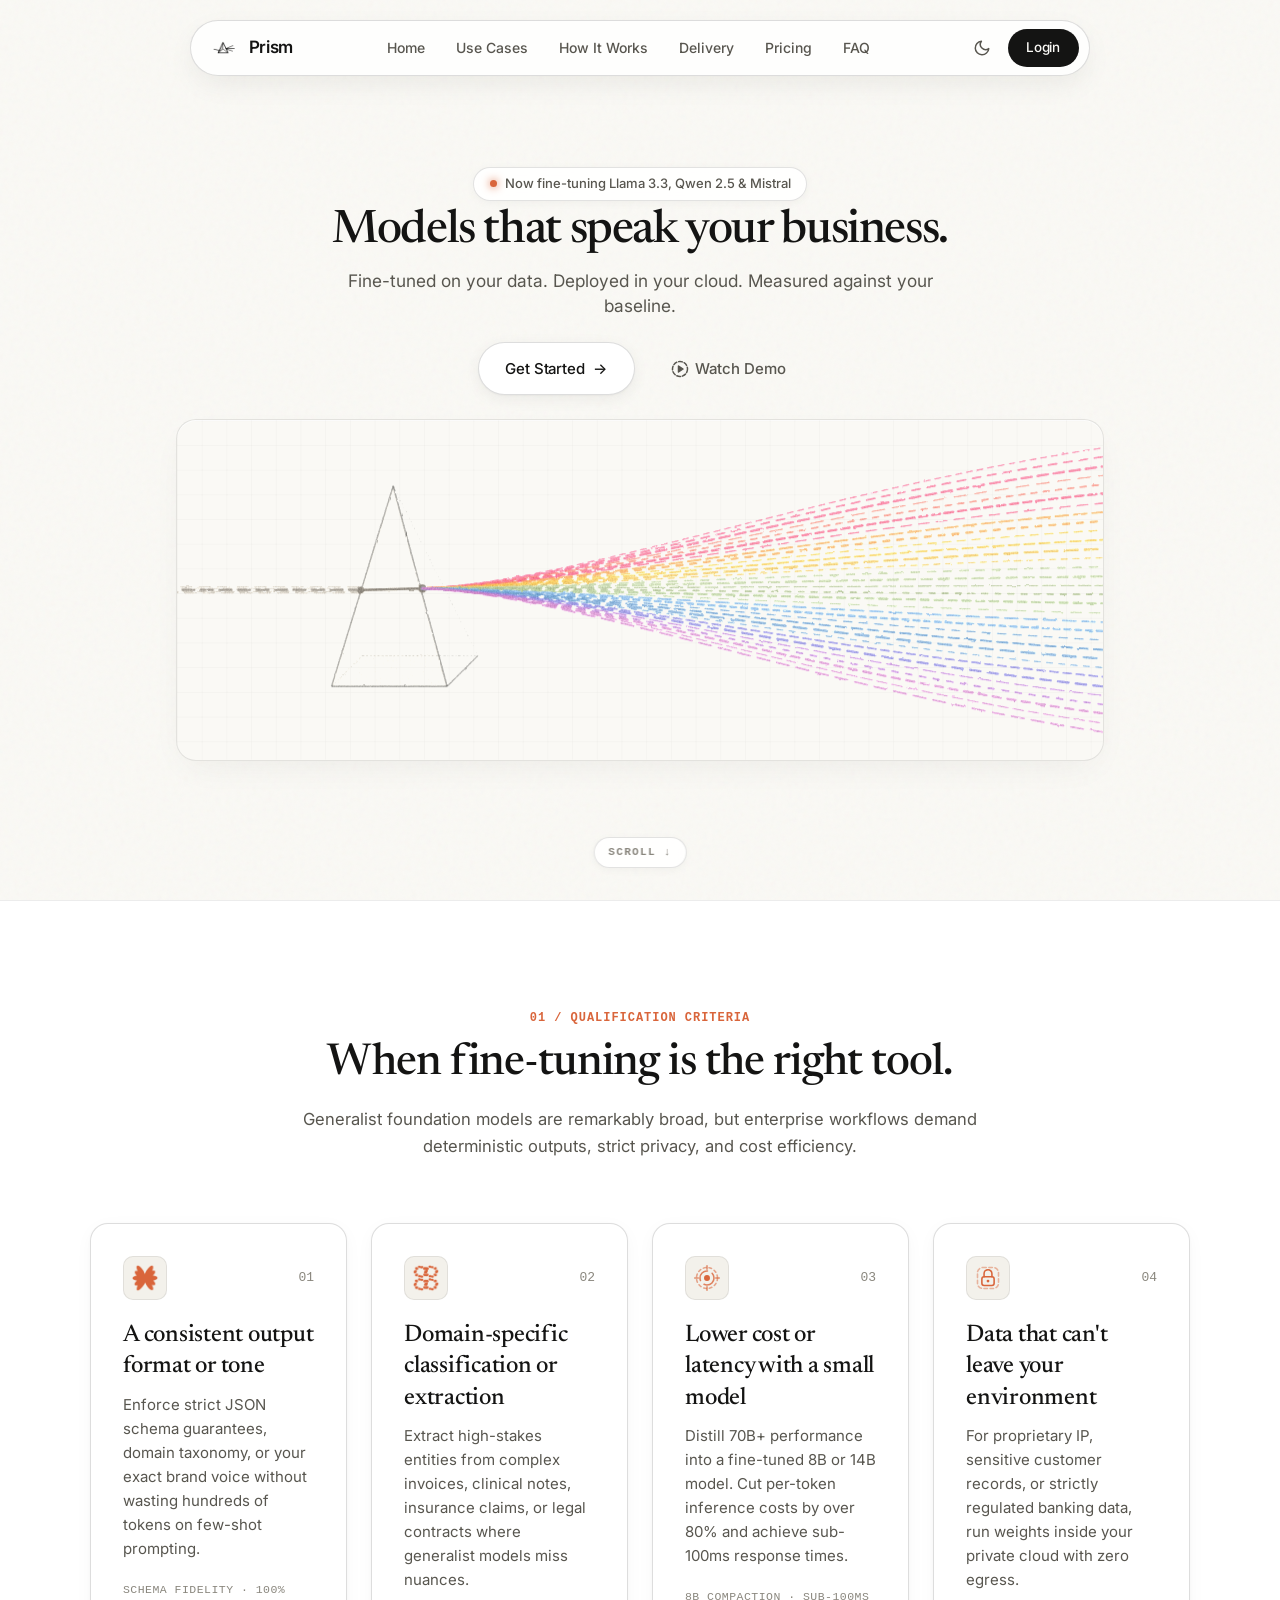
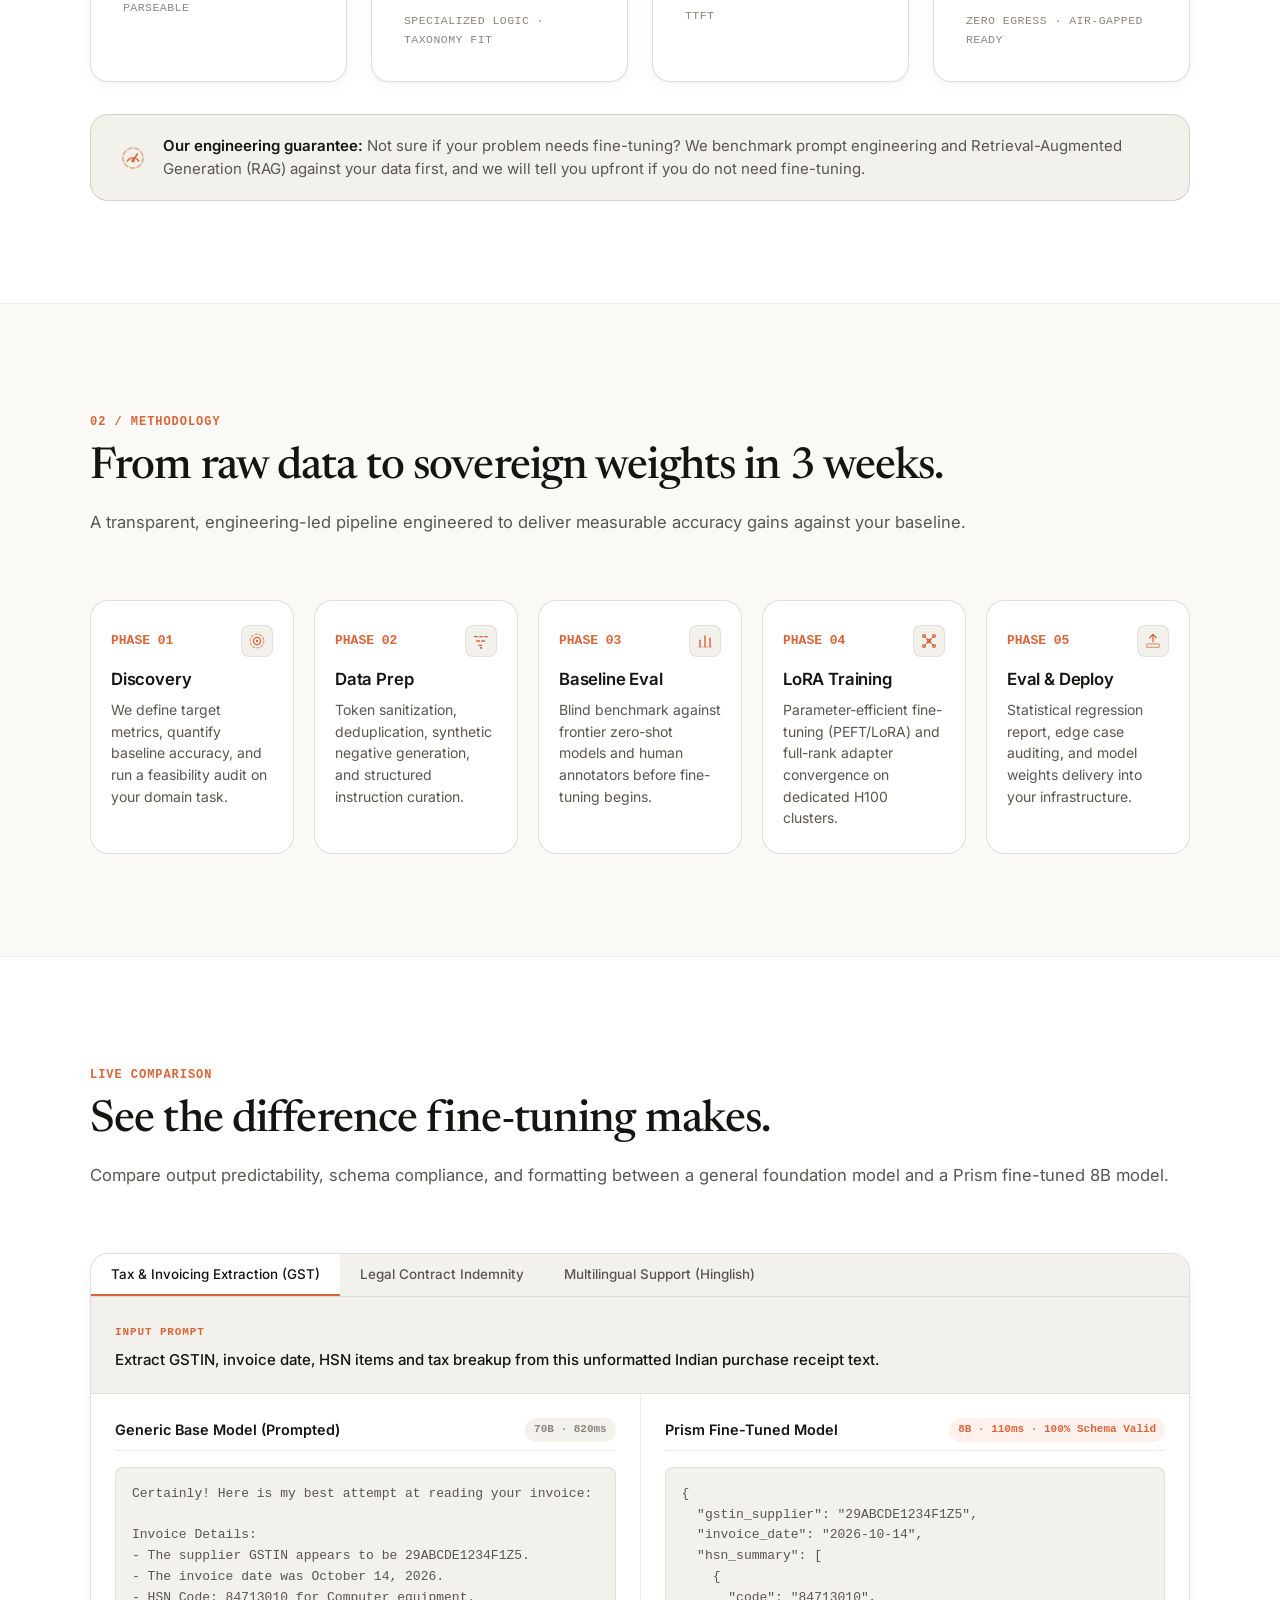
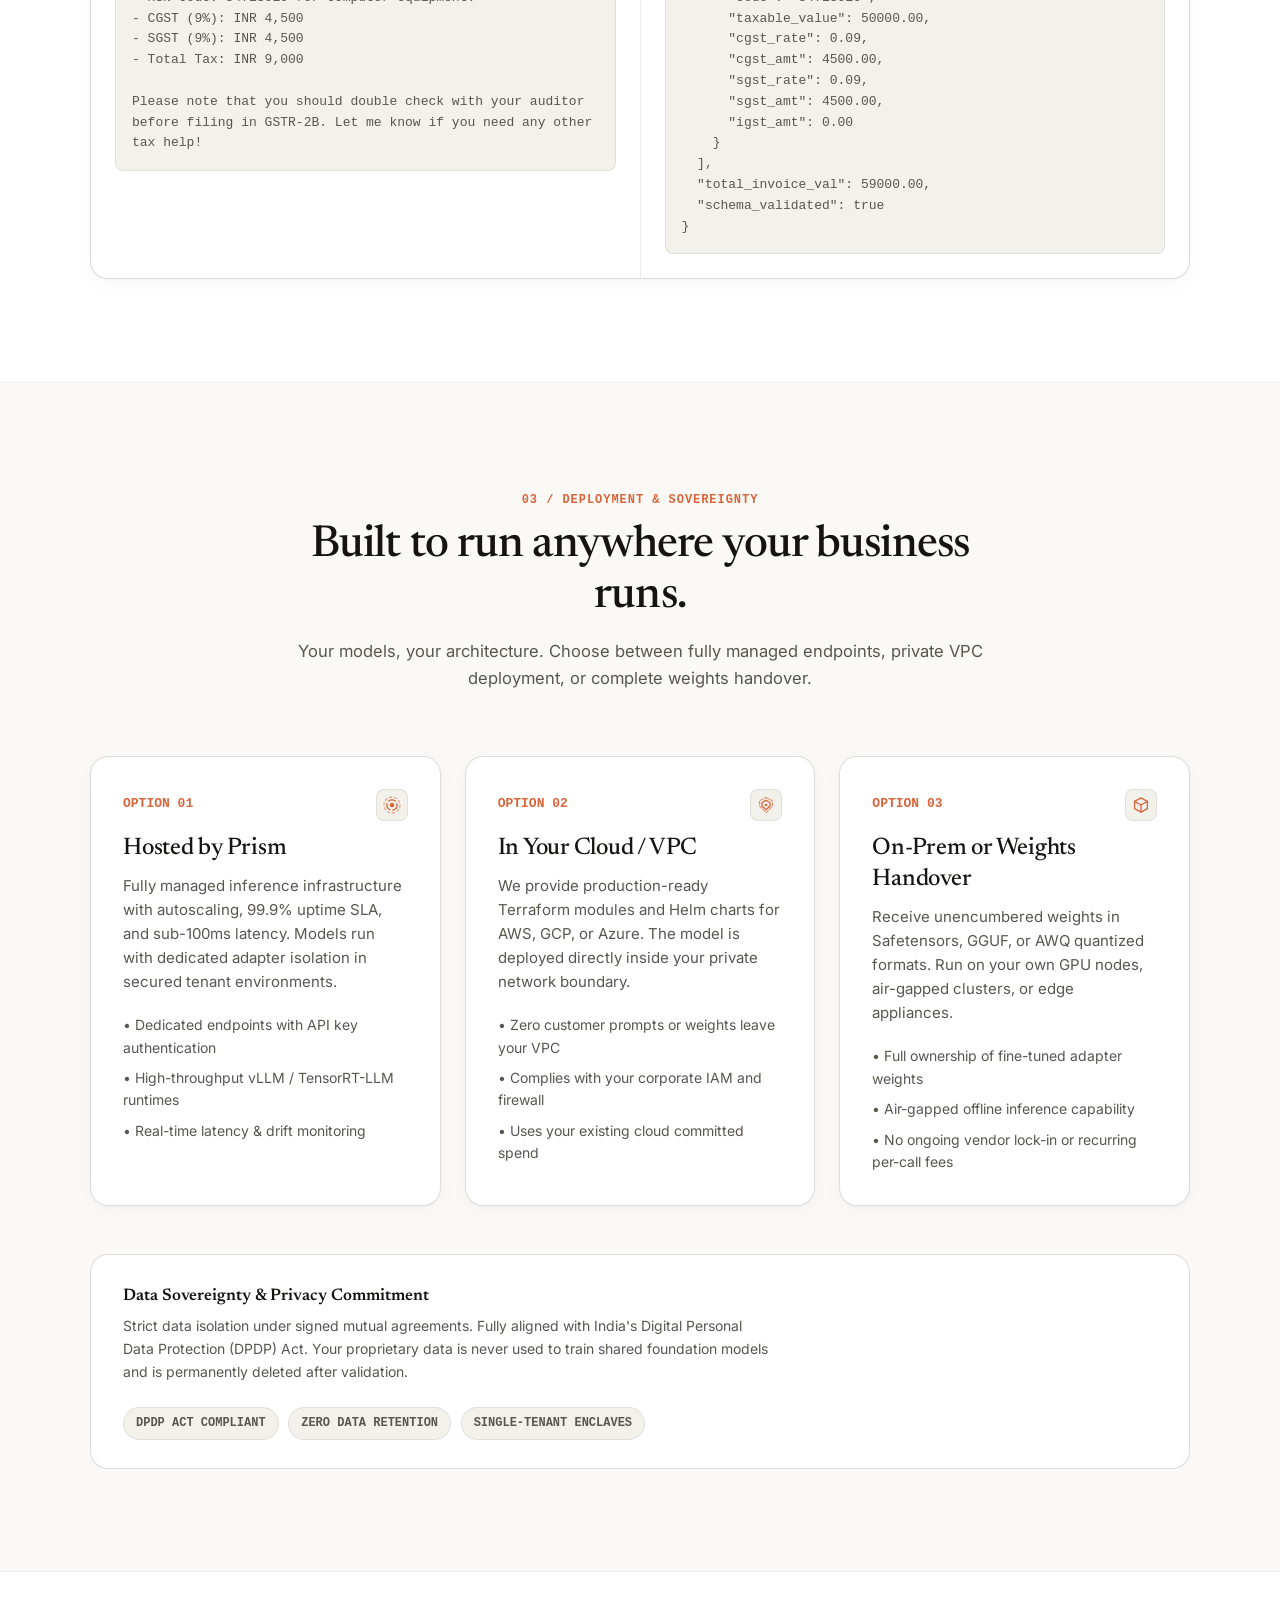
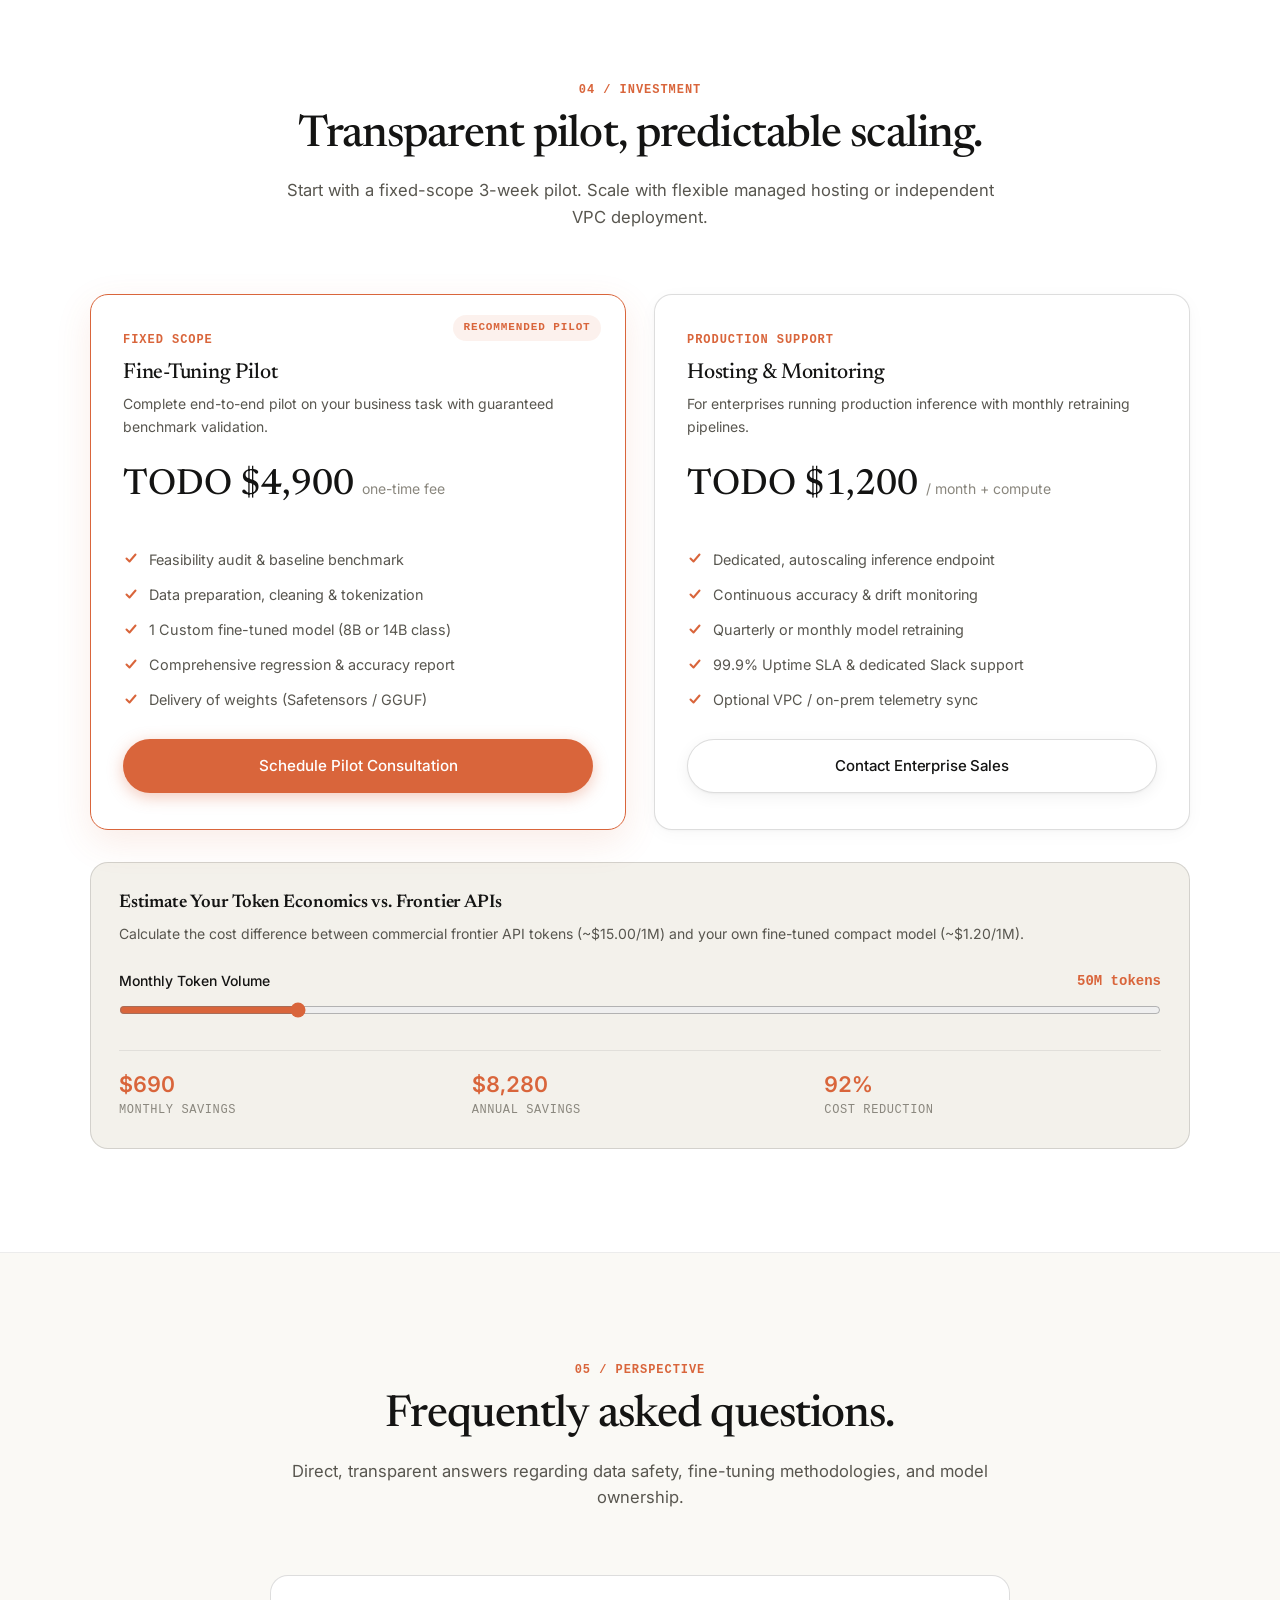
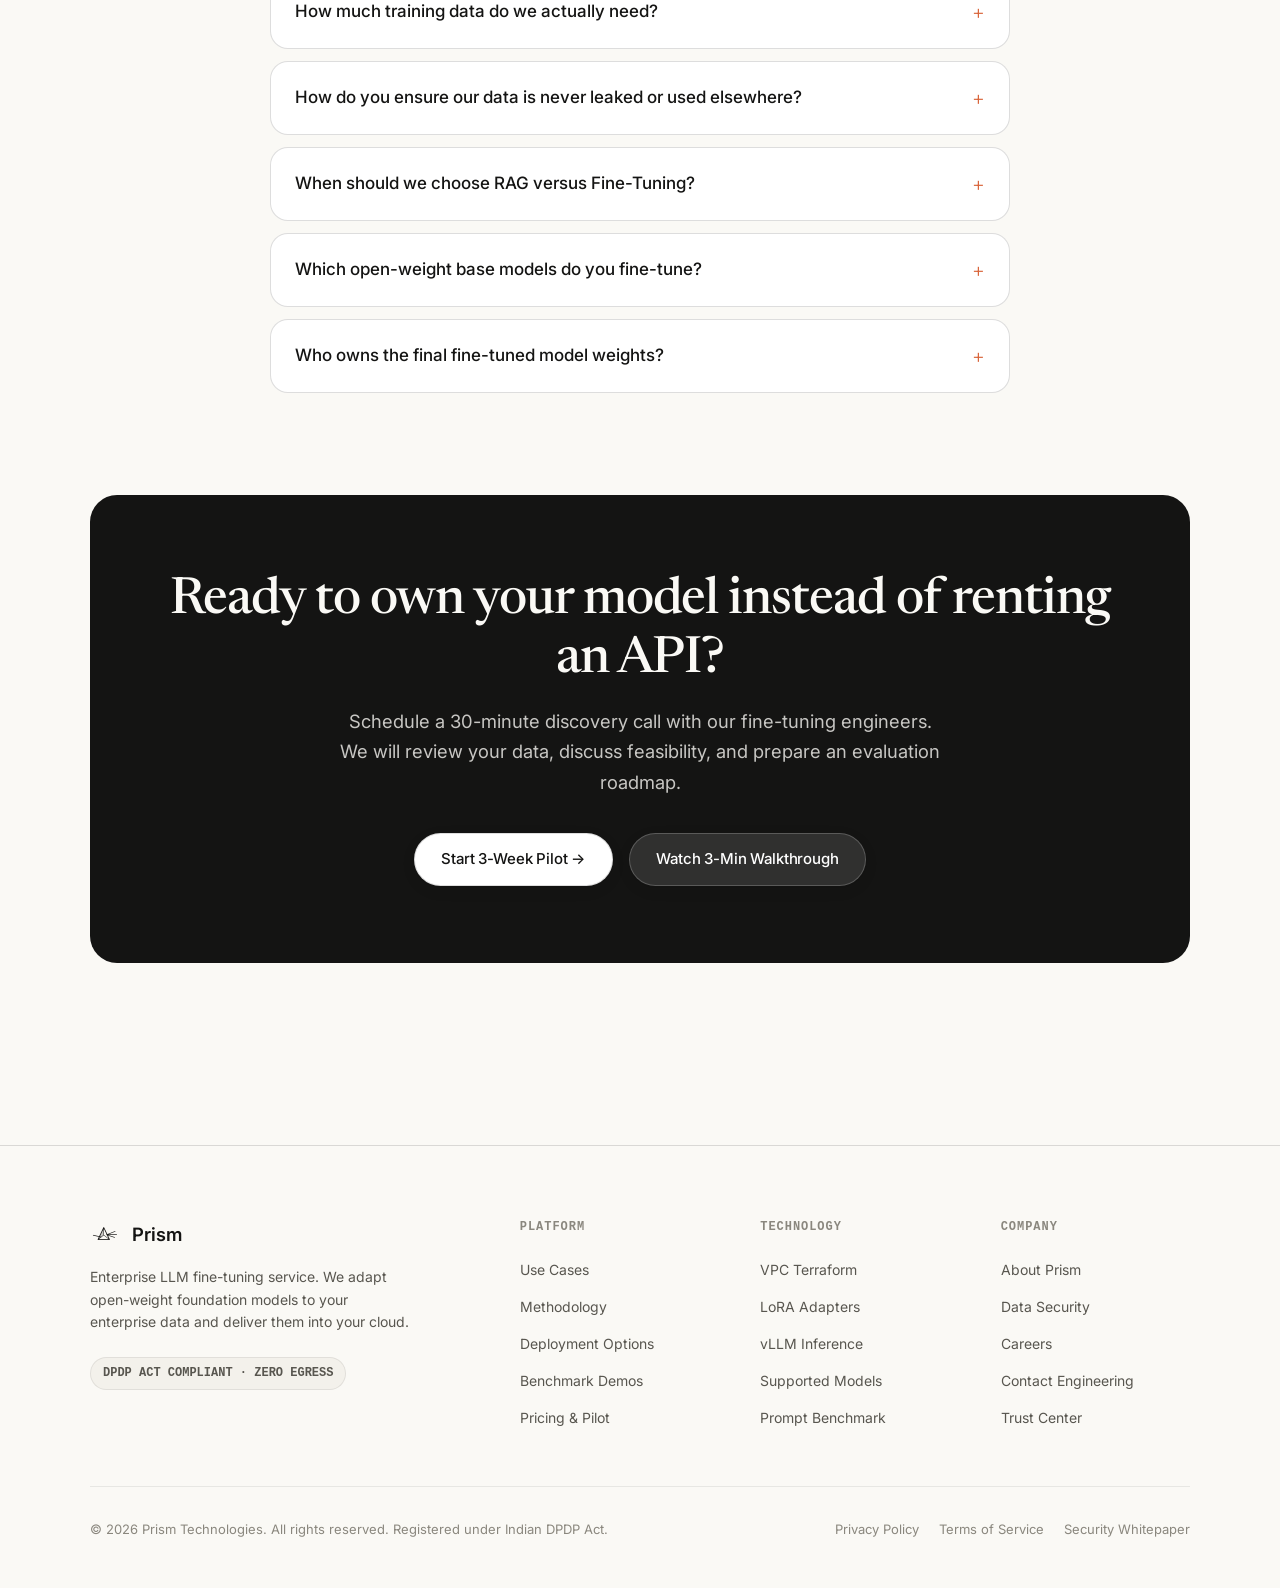
<file: index.html>
<!doctype html>
<html lang="en">
  <head>
    <meta charset="UTF-8" />
    <meta name="viewport" content="width=device-width, initial-scale=1.0" />
    <title>Prism - Enterprise LLM Fine-Tuning</title>
    <meta name="description" content="Production marketing website for Prism, fine-tuning open-weight LLMs on your data and deploying to your cloud." />
    
    <!-- OpenGraph & Social Cards -->
    <meta property="og:title" content="Prism - Enterprise LLM Fine-Tuning" />
    <meta property="og:description" content="Production marketing website for Prism, fine-tuning open-weight LLMs on your data and deploying to your cloud." />
    <meta property="og:type" content="website" />
    <meta name="twitter:card" content="summary_large_image" />

    <!-- Favicon: Clean faceted Prism Mark -->
    <link rel="icon" type="image/svg+xml" href="data:image/svg+xml,%3Csvg xmlns='http://www.w3.org/2000/svg' viewBox='0 0 32 32'%3E%3Cpolygon points='16,4 4,26 28,26' fill='none' stroke='%23D9653B' stroke-width='3' stroke-linejoin='round'/%3E%3Cline x1='16' y1='4' x2='16' y2='17' stroke='%23D9653B' stroke-width='2'/%3E%3Cline x1='4' y1='26' x2='16' y2='17' stroke='%23D9653B' stroke-width='2'/%3E%3Cline x1='28' y1='26' x2='16' y2='17' stroke='%23D9653B' stroke-width='2'/%3E%3C/svg%3E" />

    <!-- Preload Critical Animated Sprite Sheets -->
    <link rel="preload" href="/assets/sprites/prism-sprite.webp" as="image" type="image/webp" />
    <link rel="preload" href="/assets/sprites/claude-rosette-sprite.png" as="image" type="image/png" />
    <link rel="preload" href="/assets/sprites/claude-cluster-sprite.png" as="image" type="image/png" />

    <!-- Modular Vanilla Stylesheets -->
    <link rel="stylesheet" href="/css/tokens.css" />
    <link rel="stylesheet" href="/css/base.css" />
    <link rel="stylesheet" href="/css/components.css" />
    <link rel="stylesheet" href="/css/sections.css" />
  </head>
  <body>
    <!-- Accessibility Skip Link -->
    <a href="#main-content" class="skip-link">Skip to main content</a>

    <!-- 1. Floating Pill Navbar (Matching Haven Layout Reference) -->
    <header class="nav-header">
      <nav class="floating-navbar" aria-label="Main navigation">
        <a href="#hero" class="nav-brand" aria-label="Prism Home">
          <div class="nav-brand-logo">
            <prism-sprite-icon
              icon-size="28px"
              duration="900"
              trigger="hover"
              aria-label="Prism mark logo">
            </prism-sprite-icon>
          </div>
          <span>Prism</span>
        </a>

        <ul class="nav-links">
          <li><a href="#hero" class="nav-link">Home</a></li>
          <li><a href="#qualification" class="nav-link">Use Cases</a></li>
          <li><a href="#how-it-works" class="nav-link">How It Works</a></li>
          <li><a href="#delivery" class="nav-link">Delivery</a></li>
          <li><a href="#pricing" class="nav-link">Pricing</a></li>
          <li><a href="#faq" class="nav-link">FAQ</a></li>
        </ul>

        <div class="nav-actions">
          <!-- Light/Dark Mode Switcher -->
          <button type="button" class="btn-theme-toggle" aria-label="Toggle dark/light theme">
            <svg width="18" height="18" viewBox="0 0 24 24" fill="none" stroke="currentColor" stroke-width="2" stroke-linecap="round" stroke-linejoin="round" aria-hidden="true">
              <path d="M21 12.79A9 9 0 1 1 11.21 3 7 7 0 0 0 21 12.79z"></path>
            </svg>
          </button>

          <!-- Floating Pill Primary Action -->
          <a href="#pricing" class="btn-nav-action">Login</a>

          <!-- Mobile Hamburger Toggle -->
          <button type="button" class="btn-mobile-toggle" aria-label="Open mobile menu" aria-expanded="false">
            <svg width="20" height="20" viewBox="0 0 24 24" fill="none" stroke="currentColor" stroke-width="2" stroke-linecap="round" stroke-linejoin="round" aria-hidden="true">
              <line x1="3" y1="12" x2="21" y2="12"></line>
              <line x1="3" y1="6" x2="21" y2="6"></line>
              <line x1="3" y1="18" x2="21" y2="18"></line>
            </svg>
          </button>
        </div>
      </nav>
    </header>

    <!-- Mobile Navigation Drawer -->
    <div class="mobile-nav-drawer" role="dialog" aria-modal="true" aria-label="Mobile Navigation">
      <div class="mobile-drawer-sheet">
        <div style="display: flex; justify-content: space-between; align-items: center;">
          <span style="font-weight: 600; font-size: 1.1rem;">Menu</span>
          <button type="button" class="btn-mobile-close" aria-label="Close menu" style="padding: 0.5rem; color: var(--text-secondary);">
            <svg width="22" height="22" viewBox="0 0 24 24" fill="none" stroke="currentColor" stroke-width="2" stroke-linecap="round" stroke-linejoin="round">
              <line x1="18" y1="6" x2="6" y2="18"></line>
              <line x1="6" y1="6" x2="18" y2="18"></line>
            </svg>
          </button>
        </div>
        <ul class="mobile-nav-list">
          <li class="mobile-nav-item"><a href="#hero">Home</a></li>
          <li class="mobile-nav-item"><a href="#qualification">Use Cases</a></li>
          <li class="mobile-nav-item"><a href="#how-it-works">How It Works</a></li>
          <li class="mobile-nav-item"><a href="#delivery">Delivery</a></li>
          <li class="mobile-nav-item"><a href="#pricing">Pricing</a></li>
          <li class="mobile-nav-item"><a href="#faq">FAQ</a></li>
        </ul>
        <a href="#pricing" class="btn-pill-contrast" style="width: 100%; justify-content: center;">Start 3-Week Pilot</a>
      </div>
    </div>

    <!-- Main Content Landmarks -->
    <main id="main-content">
      <!-- 1. Hero Section (Matching Haven Layout Reference) -->
      <section id="hero" class="hero-section" aria-labelledby="hero-heading">
        <!-- Atmospheric Light-Refraction Background -->
        <div class="hero-atmosphere" aria-hidden="true">
          <div class="refraction-backdrop"></div>
        </div>

        <div class="hero-content">
          <!-- Announcement Pill Chip (Matching Haven) -->
          <a href="#delivery" class="announcement-chip">
            <span class="chip-spark"></span>
            <span>Now fine-tuning Llama 3.3, Qwen 2.5 &amp; Mistral</span>
          </a>

          <!-- Centered Display Headline -->
          <h1 id="hero-heading" class="hero-headline">
            Models that speak your business.
          </h1>

          <!-- Editorial Subline -->
          <p class="hero-subline">
            Fine-tuned on your data. Deployed in your cloud. Measured against your baseline.
          </p>

          <!-- Dual CTAs -->
          <div class="hero-cta-group">
            <a href="#pricing" class="btn-pill-primary">
              Get Started <span class="arrow" aria-hidden="true">&rarr;</span>
            </a>
            <a href="#demoModal" id="watchDemoBtn" class="btn-text-secondary">
              <svg class="anim-play-icon" width="18" height="18" viewBox="0 0 24 24" fill="none" stroke="currentColor" stroke-width="2" stroke-linecap="round" stroke-linejoin="round" aria-hidden="true">
                <circle class="play-ring" cx="12" cy="12" r="10" stroke-dasharray="5 2.5"></circle>
                <polygon class="play-tri" points="10 8 16 12 10 16 10 8" fill="currentColor"></polygon>
              </svg>
              Watch Demo
            </a>
          </div>

          <!-- Full-Width Anthropic-Style SVG Light Stage (Grid + mk-marker + Left-to-Right Beams) -->
          <div class="anthropic-stage-wrapper">
            <div class="anthropic-stage-container" id="anthropicStage" role="region" aria-label="Prism light refraction stage">
              <span class="visually-hidden">
                Interactive light refraction stage inspired by Anthropic research: an incoming beam enters a glass prism and disperses across a Cartesian grid into a fan of textured marker rays streaming slowly from left to right.
              </span>

              <!-- Editorial Badges -->
              <div class="stage-editorial-badge">
                <span class="label-mono">DISPERSION MATRIX</span>
                <span>&bull;</span>
                <span>CARTESIAN GRID</span>
              </div>

              <div class="stage-streaming-badge" aria-hidden="true">
                <span class="streaming-dot"></span>
                <span>Streaming L &rarr; R</span>
              </div>
            </div>
          </div>
        </div>

        <!-- Anchored SCROLL ↓ Indicator -->
        <a href="#qualification" class="scroll-indicator" aria-label="Scroll to Use Cases">
          <span>SCROLL &darr;</span>
        </a>
      </section>

      <!-- 2. When Fine-Tuning is the Right Tool (Sarvam-Style Editorial Cards) -->
      <section id="qualification" class="section section-alt" aria-labelledby="qual-heading">
        <div class="container">
          <div class="section-header text-center">
            <span class="label-mono">01 / Qualification Criteria</span>
            <h2 id="qual-heading" class="section-title">When fine-tuning is the right tool.</h2>
            <p class="section-desc">
              Generalist foundation models are remarkably broad, but enterprise workflows demand deterministic outputs, strict privacy, and cost efficiency.
            </p>
          </div>

          <div class="cards-grid-4">
            <!-- Card 1 -->
            <article class="editorial-card">
              <div class="card-header-meta">
                <div class="card-icon-box" aria-hidden="true">
                  <prism-sprite-icon
                    sprite-sheet-url="/assets/sprites/claude-rosette-sprite.png"
                    columns="18"
                    rows="17"
                    frame-count="306"
                    duration="5100"
                    easing="linear"
                    icon-size="30px"
                    trigger="hover"
                    loop-on-hover="true">
                  </prism-sprite-icon>
                </div>
                <span class="label-counter">01</span>
              </div>
              <h3 class="card-title">A consistent output format or tone</h3>
              <p class="card-desc">
                Enforce strict JSON schema guarantees, domain taxonomy, or your exact brand voice without wasting hundreds of tokens on few-shot prompting.
              </p>
              <span class="card-tag">SCHEMA FIDELITY · 100% PARSEABLE</span>
            </article>

            <!-- Card 2 -->
            <article class="editorial-card">
              <div class="card-header-meta">
                <div class="card-icon-box" aria-hidden="true">
                  <prism-sprite-icon
                    sprite-sheet-url="/assets/sprites/claude-cluster-sprite.png"
                    columns="18"
                    rows="17"
                    frame-count="306"
                    duration="5400"
                    easing="linear"
                    icon-size="30px"
                    trigger="hover"
                    loop-on-hover="true">
                  </prism-sprite-icon>
                </div>
                <span class="label-counter">02</span>
              </div>
              <h3 class="card-title">Domain-specific classification or extraction</h3>
              <p class="card-desc">
                Extract high-stakes entities from complex invoices, clinical notes, insurance claims, or legal contracts where generalist models miss nuances.
              </p>
              <span class="card-tag">SPECIALIZED LOGIC · TAXONOMY FIT</span>
            </article>

            <!-- Card 3 -->
            <article class="editorial-card">
              <div class="card-header-meta">
                <div class="card-icon-box" aria-hidden="true">
                  <prism-animated-icon name="compaction" size="28px"></prism-animated-icon>
                </div>
                <span class="label-counter">03</span>
              </div>
              <h3 class="card-title">Lower cost or latency with a small model</h3>
              <p class="card-desc">
                Distill 70B+ performance into a fine-tuned 8B or 14B model. Cut per-token inference costs by over 80% and achieve sub-100ms response times.
              </p>
              <span class="card-tag">8B COMPACTION · SUB-100MS TTFT</span>
            </article>

            <!-- Card 4 -->
            <article class="editorial-card">
              <div class="card-header-meta">
                <div class="card-icon-box" aria-hidden="true">
                  <prism-animated-icon name="enclave" size="28px"></prism-animated-icon>
                </div>
                <span class="label-counter">04</span>
              </div>
              <h3 class="card-title">Data that can't leave your environment</h3>
              <p class="card-desc">
                For proprietary IP, sensitive customer records, or strictly regulated banking data, run weights inside your private cloud with zero egress.
              </p>
              <span class="card-tag">ZERO EGRESS · AIR-GAPPED READY</span>
            </article>
          </div>

          <!-- Honest Benchmark Callout -->
          <div class="qualification-note-box">
            <prism-animated-icon name="benchmark" size="28px" style="color: var(--accent-brand);" aria-hidden="true"></prism-animated-icon>
            <p class="qualification-note-text">
              <strong>Our engineering guarantee:</strong> Not sure if your problem needs fine-tuning? We benchmark prompt engineering and Retrieval-Augmented Generation (RAG) against your data first, and we will tell you upfront if you do not need fine-tuning.
            </p>
          </div>
        </div>
      </section>

      <!-- 3. How It Works (5-Step Timeline) -->
      <section id="how-it-works" class="section" aria-labelledby="process-heading">
        <div class="container">
          <div class="section-header">
            <span class="label-mono">02 / Methodology</span>
            <h2 id="process-heading" class="section-title">From raw data to sovereign weights in 3 weeks.</h2>
            <p class="section-desc">
              A transparent, engineering-led pipeline engineered to deliver measurable accuracy gains against your baseline.
            </p>
          </div>

          <div class="timeline-container">
            <!-- Step 1 -->
            <div class="timeline-step-card">
              <div class="timeline-step-head">
                <span class="step-number">PHASE 01</span>
                <span class="timeline-icon-badge" aria-hidden="true">
                  <prism-animated-icon name="discovery" size="20px"></prism-animated-icon>
                </span>
              </div>
              <h3 class="step-title">Discovery</h3>
              <p class="step-desc">
                We define target metrics, quantify baseline accuracy, and run a feasibility audit on your domain task.
              </p>
            </div>

            <!-- Step 2 -->
            <div class="timeline-step-card">
              <div class="timeline-step-head">
                <span class="step-number">PHASE 02</span>
                <span class="timeline-icon-badge" aria-hidden="true">
                  <prism-animated-icon name="dataprep" size="20px"></prism-animated-icon>
                </span>
              </div>
              <h3 class="step-title">Data Prep</h3>
              <p class="step-desc">
                Token sanitization, deduplication, synthetic negative generation, and structured instruction curation.
              </p>
            </div>

            <!-- Step 3 -->
            <div class="timeline-step-card">
              <div class="timeline-step-head">
                <span class="step-number">PHASE 03</span>
                <span class="timeline-icon-badge" aria-hidden="true">
                  <prism-animated-icon name="eval" size="20px"></prism-animated-icon>
                </span>
              </div>
              <h3 class="step-title">Baseline Eval</h3>
              <p class="step-desc">
                Blind benchmark against frontier zero-shot models and human annotators before fine-tuning begins.
              </p>
            </div>

            <!-- Step 4 -->
            <div class="timeline-step-card">
              <div class="timeline-step-head">
                <span class="step-number">PHASE 04</span>
                <span class="timeline-icon-badge" aria-hidden="true">
                  <prism-animated-icon name="training" size="20px"></prism-animated-icon>
                </span>
              </div>
              <h3 class="step-title">LoRA Training</h3>
              <p class="step-desc">
                Parameter-efficient fine-tuning (PEFT/LoRA) and full-rank adapter convergence on dedicated H100 clusters.
              </p>
            </div>

            <!-- Step 5 -->
            <div class="timeline-step-card">
              <div class="timeline-step-head">
                <span class="step-number">PHASE 05</span>
                <span class="timeline-icon-badge" aria-hidden="true">
                  <prism-animated-icon name="deploy" size="20px"></prism-animated-icon>
                </span>
              </div>
              <h3 class="step-title">Eval &amp; Deploy</h3>
              <p class="step-desc">
                Statistical regression report, edge case auditing, and model weights delivery into your infrastructure.
              </p>
            </div>
          </div>
        </div>
      </section>

      <!-- 4. Interactive Benchmark Comparison -->
      <section id="comparison" class="section section-alt" aria-labelledby="benchmark-heading">
        <div class="container">
          <div class="section-header">
            <span class="label-mono">Live Comparison</span>
            <h2 id="benchmark-heading" class="section-title">See the difference fine-tuning makes.</h2>
            <p class="section-desc">
              Compare output predictability, schema compliance, and formatting between a general foundation model and a Prism fine-tuned 8B model.
            </p>
          </div>

          <div class="eval-widget">
            <div class="eval-tabs" role="tablist" aria-label="Evaluation prompts">
              <button type="button" class="eval-tab-btn is-active" role="tab" aria-selected="true" data-dataset="tax">
                Tax &amp; Invoicing Extraction (GST)
              </button>
              <button type="button" class="eval-tab-btn" role="tab" aria-selected="false" data-dataset="legal">
                Legal Contract Indemnity
              </button>
              <button type="button" class="eval-tab-btn" role="tab" aria-selected="false" data-dataset="support">
                Multilingual Support (Hinglish)
              </button>
            </div>

            <div style="padding: 1.25rem 1.5rem; background: var(--bg-muted); border-bottom: 1px solid var(--border-subtle);">
              <span class="label-mono" style="font-size: 0.6875rem;">INPUT PROMPT</span>
              <p id="evalPrompt" style="margin-top: 0.35rem; font-weight: 500; color: var(--text-primary); font-size: 0.9375rem;">
                Extract GSTIN, invoice date, HSN items and tax breakup from this unformatted Indian purchase receipt text.
              </p>
            </div>

            <div class="eval-content-grid">
              <div class="eval-column">
                <div class="eval-col-header">
                  <span style="font-weight: 600; font-size: 0.9rem;">Generic Base Model (Prompted)</span>
                  <span class="eval-badge base">70B · 820ms</span>
                </div>
                <div id="evalBaseOutput" class="eval-code">Certainly! Here is my best attempt at reading your invoice:

Invoice Details:
- The supplier GSTIN appears to be 29ABCDE1234F1Z5.
- The invoice date was October 14, 2026.
- HSN Code: 84713010 for Computer equipment.
- CGST (9%): INR 4,500
- SGST (9%): INR 4,500
- Total Tax: INR 9,000

Please note that you should double check with your auditor before filing in GSTR-2B. Let me know if you need any other tax help!</div>
              </div>

              <div class="eval-column">
                <div class="eval-col-header">
                  <span style="font-weight: 600; font-size: 0.9rem;">Prism Fine-Tuned Model</span>
                  <span class="eval-badge prism">8B · 110ms · 100% Schema Valid</span>
                </div>
                <div id="evalPrismOutput" class="eval-code">{
  "gstin_supplier": "29ABCDE1234F1Z5",
  "invoice_date": "2026-10-14",
  "hsn_summary": [
    {
      "code": "84713010",
      "taxable_value": 50000.00,
      "cgst_rate": 0.09,
      "cgst_amt": 4500.00,
      "sgst_rate": 0.09,
      "sgst_amt": 4500.00,
      "igst_amt": 0.00
    }
  ],
  "total_invoice_val": 59000.00,
  "schema_validated": true
}</div>
              </div>
            </div>
          </div>
        </div>
      </section>

      <!-- 5. Delivery & Sovereignty Options -->
      <section id="delivery" class="section" aria-labelledby="delivery-heading">
        <div class="container">
          <div class="section-header text-center">
            <span class="label-mono">03 / Deployment &amp; Sovereignty</span>
            <h2 id="delivery-heading" class="section-title">Built to run anywhere your business runs.</h2>
            <p class="section-desc">
              Your models, your architecture. Choose between fully managed endpoints, private VPC deployment, or complete weights handover.
            </p>
          </div>

          <div class="delivery-grid">
            <!-- Option 1 -->
            <article class="editorial-card">
              <div class="delivery-card-head">
                <span class="step-number">OPTION 01</span>
                <span class="timeline-icon-badge" aria-hidden="true">
                  <prism-animated-icon name="hosted" size="20px"></prism-animated-icon>
                </span>
              </div>
              <h3 class="card-title">Hosted by Prism</h3>
              <p class="card-desc">
                Fully managed inference infrastructure with autoscaling, 99.9% uptime SLA, and sub-100ms latency. Models run with dedicated adapter isolation in secured tenant environments.
              </p>
              <ul style="list-style: none; margin-top: 1.25rem; font-size: 0.875rem; color: var(--text-secondary); display: flex; flex-direction: column; gap: 0.5rem;">
                <li>&bull; Dedicated endpoints with API key authentication</li>
                <li>&bull; High-throughput vLLM / TensorRT-LLM runtimes</li>
                <li>&bull; Real-time latency &amp; drift monitoring</li>
              </ul>
            </article>

            <!-- Option 2 -->
            <article class="editorial-card">
              <div class="delivery-card-head">
                <span class="step-number">OPTION 02</span>
                <span class="timeline-icon-badge" aria-hidden="true">
                  <prism-animated-icon name="vpc" size="20px"></prism-animated-icon>
                </span>
              </div>
              <h3 class="card-title">In Your Cloud / VPC</h3>
              <p class="card-desc">
                We provide production-ready Terraform modules and Helm charts for AWS, GCP, or Azure. The model is deployed directly inside your private network boundary.
              </p>
              <ul style="list-style: none; margin-top: 1.25rem; font-size: 0.875rem; color: var(--text-secondary); display: flex; flex-direction: column; gap: 0.5rem;">
                <li>&bull; Zero customer prompts or weights leave your VPC</li>
                <li>&bull; Complies with your corporate IAM and firewall</li>
                <li>&bull; Uses your existing cloud committed spend</li>
              </ul>
            </article>

            <!-- Option 3 -->
            <article class="editorial-card">
              <div class="delivery-card-head">
                <span class="step-number">OPTION 03</span>
                <span class="timeline-icon-badge" aria-hidden="true">
                  <prism-animated-icon name="weights" size="20px"></prism-animated-icon>
                </span>
              </div>
              <h3 class="card-title">On-Prem or Weights Handover</h3>
              <p class="card-desc">
                Receive unencumbered weights in Safetensors, GGUF, or AWQ quantized formats. Run on your own GPU nodes, air-gapped clusters, or edge appliances.
              </p>
              <ul style="list-style: none; margin-top: 1.25rem; font-size: 0.875rem; color: var(--text-secondary); display: flex; flex-direction: column; gap: 0.5rem;">
                <li>&bull; Full ownership of fine-tuned adapter weights</li>
                <li>&bull; Air-gapped offline inference capability</li>
                <li>&bull; No ongoing vendor lock-in or recurring per-call fees</li>
              </ul>
            </article>
          </div>

          <!-- Compliance & DPDP Assurance Band -->
          <div class="compliance-band">
            <div>
              <h4 style="font-size: 1.05rem; font-weight: 600; margin-bottom: 0.25rem; color: var(--text-primary);">
                Data Sovereignty &amp; Privacy Commitment
              </h4>
              <p style="font-size: 0.875rem; color: var(--text-secondary); max-width: 650px;">
                Strict data isolation under signed mutual agreements. Fully aligned with India's Digital Personal Data Protection (DPDP) Act. Your proprietary data is never used to train shared foundation models and is permanently deleted after validation.
              </p>
            </div>
            <div class="compliance-tags">
              <span class="compliance-tag">DPDP ACT COMPLIANT</span>
              <span class="compliance-tag">ZERO DATA RETENTION</span>
              <span class="compliance-tag">SINGLE-TENANT ENCLAVES</span>
            </div>
          </div>
        </div>
      </section>

      <!-- 6. Pricing & Interactive ROI Calculator -->
      <section id="pricing" class="section section-alt" aria-labelledby="pricing-heading">
        <div class="container">
          <div class="section-header text-center">
            <span class="label-mono">04 / Investment</span>
            <h2 id="pricing-heading" class="section-title">Transparent pilot, predictable scaling.</h2>
            <p class="section-desc">
              Start with a fixed-scope 3-week pilot. Scale with flexible managed hosting or independent VPC deployment.
            </p>
          </div>

          <div class="pricing-grid">
            <!-- Pilot Plan -->
            <div class="pricing-card is-featured">
              <span class="pricing-badge">RECOMMENDED PILOT</span>
              <span class="label-mono">FIXED SCOPE</span>
              <h3 style="margin-top: 0.5rem; font-size: 1.35rem;">Fine-Tuning Pilot</h3>
              <p style="font-size: 0.875rem; color: var(--text-secondary); margin-top: 0.35rem;">
                Complete end-to-end pilot on your business task with guaranteed benchmark validation.
              </p>
              <div class="pricing-price">
                <!-- Clearly marked TODO placeholder as requested -->
                TODO $4,900 <span>one-time fee</span>
              </div>
              <ul class="pricing-features">
                <li class="pricing-feature-item">
                  <span class="pricing-check" aria-hidden="true"><svg viewBox="0 0 16 16" fill="none" stroke="currentColor" stroke-width="2" stroke-linecap="round" stroke-linejoin="round"><polyline points="3.5 8.5 6.5 11.5 12.5 4.5"></polyline></svg></span>
                  <span>Feasibility audit &amp; baseline benchmark</span>
                </li>
                <li class="pricing-feature-item">
                  <span class="pricing-check" aria-hidden="true"><svg viewBox="0 0 16 16" fill="none" stroke="currentColor" stroke-width="2" stroke-linecap="round" stroke-linejoin="round"><polyline points="3.5 8.5 6.5 11.5 12.5 4.5"></polyline></svg></span>
                  <span>Data preparation, cleaning &amp; tokenization</span>
                </li>
                <li class="pricing-feature-item">
                  <span class="pricing-check" aria-hidden="true"><svg viewBox="0 0 16 16" fill="none" stroke="currentColor" stroke-width="2" stroke-linecap="round" stroke-linejoin="round"><polyline points="3.5 8.5 6.5 11.5 12.5 4.5"></polyline></svg></span>
                  <span>1 Custom fine-tuned model (8B or 14B class)</span>
                </li>
                <li class="pricing-feature-item">
                  <span class="pricing-check" aria-hidden="true"><svg viewBox="0 0 16 16" fill="none" stroke="currentColor" stroke-width="2" stroke-linecap="round" stroke-linejoin="round"><polyline points="3.5 8.5 6.5 11.5 12.5 4.5"></polyline></svg></span>
                  <span>Comprehensive regression &amp; accuracy report</span>
                </li>
                <li class="pricing-feature-item">
                  <span class="pricing-check" aria-hidden="true"><svg viewBox="0 0 16 16" fill="none" stroke="currentColor" stroke-width="2" stroke-linecap="round" stroke-linejoin="round"><polyline points="3.5 8.5 6.5 11.5 12.5 4.5"></polyline></svg></span>
                  <span>Delivery of weights (Safetensors / GGUF)</span>
                </li>
              </ul>
              <a href="#demoModal" class="btn-pill-contrast" style="text-align: center; justify-content: center; margin-top: auto;">
                Schedule Pilot Consultation
              </a>
            </div>

            <!-- Enterprise Hosting & Retraining -->
            <div class="pricing-card">
              <span class="label-mono">PRODUCTION SUPPORT</span>
              <h3 style="margin-top: 0.5rem; font-size: 1.35rem;">Hosting &amp; Monitoring</h3>
              <p style="font-size: 0.875rem; color: var(--text-secondary); margin-top: 0.35rem;">
                For enterprises running production inference with monthly retraining pipelines.
              </p>
              <div class="pricing-price">
                <!-- Clearly marked TODO placeholder as requested -->
                TODO $1,200 <span>/ month + compute</span>
              </div>
              <ul class="pricing-features">
                <li class="pricing-feature-item">
                  <span class="pricing-check" aria-hidden="true"><svg viewBox="0 0 16 16" fill="none" stroke="currentColor" stroke-width="2" stroke-linecap="round" stroke-linejoin="round"><polyline points="3.5 8.5 6.5 11.5 12.5 4.5"></polyline></svg></span>
                  <span>Dedicated, autoscaling inference endpoint</span>
                </li>
                <li class="pricing-feature-item">
                  <span class="pricing-check" aria-hidden="true"><svg viewBox="0 0 16 16" fill="none" stroke="currentColor" stroke-width="2" stroke-linecap="round" stroke-linejoin="round"><polyline points="3.5 8.5 6.5 11.5 12.5 4.5"></polyline></svg></span>
                  <span>Continuous accuracy &amp; drift monitoring</span>
                </li>
                <li class="pricing-feature-item">
                  <span class="pricing-check" aria-hidden="true"><svg viewBox="0 0 16 16" fill="none" stroke="currentColor" stroke-width="2" stroke-linecap="round" stroke-linejoin="round"><polyline points="3.5 8.5 6.5 11.5 12.5 4.5"></polyline></svg></span>
                  <span>Quarterly or monthly model retraining</span>
                </li>
                <li class="pricing-feature-item">
                  <span class="pricing-check" aria-hidden="true"><svg viewBox="0 0 16 16" fill="none" stroke="currentColor" stroke-width="2" stroke-linecap="round" stroke-linejoin="round"><polyline points="3.5 8.5 6.5 11.5 12.5 4.5"></polyline></svg></span>
                  <span>99.9% Uptime SLA &amp; dedicated Slack support</span>
                </li>
                <li class="pricing-feature-item">
                  <span class="pricing-check" aria-hidden="true"><svg viewBox="0 0 16 16" fill="none" stroke="currentColor" stroke-width="2" stroke-linecap="round" stroke-linejoin="round"><polyline points="3.5 8.5 6.5 11.5 12.5 4.5"></polyline></svg></span>
                  <span>Optional VPC / on-prem telemetry sync</span>
                </li>
              </ul>
              <a href="#demoModal" class="btn-pill-primary" style="text-align: center; justify-content: center; margin-top: auto;">
                Contact Enterprise Sales
              </a>
            </div>
          </div>

          <!-- Interactive Token Economics ROI Calculator -->
          <div class="roi-calculator">
            <h3 style="font-size: 1.15rem; margin-bottom: 0.5rem; font-weight: 600;">
              Estimate Your Token Economics vs. Frontier APIs
            </h3>
            <p style="font-size: 0.875rem; color: var(--text-secondary); margin-bottom: 1.5rem;">
              Calculate the cost difference between commercial frontier API tokens (~$15.00/1M) and your own fine-tuned compact model (~$1.20/1M).
            </p>

            <div class="roi-slider-group">
              <div class="roi-slider-header">
                <span>Monthly Token Volume</span>
                <span id="tokenValDisplay" style="font-family: var(--font-mono); color: var(--accent-brand); font-weight: 600;">50M tokens</span>
              </div>
              <input type="range" id="tokenSlider" class="roi-range" min="10" max="250" step="5" value="50" aria-label="Monthly Token Volume Slider" />
            </div>

            <div class="roi-metrics-grid">
              <div>
                <div class="roi-metric-val" id="monthlySavings">$690</div>
                <div class="roi-metric-lbl">Monthly Savings</div>
              </div>
              <div>
                <div class="roi-metric-val" id="annualSavings">$8,280</div>
                <div class="roi-metric-lbl">Annual Savings</div>
              </div>
              <div>
                <div class="roi-metric-val" id="percentSavings">92%</div>
                <div class="roi-metric-lbl">Cost Reduction</div>
              </div>
            </div>
          </div>
        </div>
      </section>

      <!-- 7. Accessible FAQ Accordions -->
      <section id="faq" class="section" aria-labelledby="faq-heading">
        <div class="container" style="max-width: 820px;">
          <div class="section-header text-center">
            <span class="label-mono">05 / Perspective</span>
            <h2 id="faq-heading" class="section-title">Frequently asked questions.</h2>
            <p class="section-desc">
              Direct, transparent answers regarding data safety, fine-tuning methodologies, and model ownership.
            </p>
          </div>

          <div class="faq-list">
            <details class="faq-item">
              <summary class="faq-summary">
                <span>How much training data do we actually need?</span>
                <span class="faq-icon-cross" aria-hidden="true">+</span>
              </summary>
              <div class="faq-body">
                For targeted extraction, classification, or style adherence, high-quality curated sets of 500 to 2,500 domain examples often yield superior results compared to noisy million-token crawls. In our Discovery phase, we audit your raw samples and generate verified synthetic augmentations if your labeled corpus is small.
              </div>
            </details>

            <details class="faq-item">
              <summary class="faq-summary">
                <span>How do you ensure our data is never leaked or used elsewhere?</span>
                <span class="faq-icon-cross" aria-hidden="true">+</span>
              </summary>
              <div class="faq-body">
                Every client engagement runs inside an ephemeral, single-tenant cloud environment with encrypted volume storage. We execute bilateral Non-Disclosure and Data Processing Agreements under India's Digital Personal Data Protection (DPDP) Act. Training datasets are permanently wiped once weights are handed over.
              </div>
            </details>

            <details class="faq-item">
              <summary class="faq-summary">
                <span>When should we choose RAG versus Fine-Tuning?</span>
                <span class="faq-icon-cross" aria-hidden="true">+</span>
              </summary>
              <div class="faq-body">
                RAG (Retrieval-Augmented Generation) is best for injecting dynamic factual knowledge, search queries, and recent documents. Fine-tuning is required when you need the model to learn a specific output syntax, complex categorization, specialized tone, or internalize domain reasoning patterns. The highest performing enterprise systems pair fine-tuned compact models with targeted RAG pipelines.
              </div>
            </details>

            <details class="faq-item">
              <summary class="faq-summary">
                <span>Which open-weight base models do you fine-tune?</span>
                <span class="faq-icon-cross" aria-hidden="true">+</span>
              </summary>
              <div class="faq-body">
                We primarily fine-tune Meta Llama (Llama 3.1 &amp; 3.3 8B/70B), Qwen (Qwen 2.5 7B/14B/32B), Mistral/Mixtral, and Gemma 2. Depending on your latency constraints and target language, we benchmark multiple candidate models before selecting the production foundation.
              </div>
            </details>

            <details class="faq-item">
              <summary class="faq-summary">
                <span>Who owns the final fine-tuned model weights?</span>
                <span class="faq-icon-cross" aria-hidden="true">+</span>
              </summary>
              <div class="faq-body">
                You do. You retain 100% intellectual property ownership of the resulting adapter weights and checkpoint artifacts. You are free to run them on our hosted servers, take them into your private cloud, or host them on your own air-gapped on-premise hardware.
              </div>
            </details>
          </div>
        </div>
      </section>

      <!-- 8. Final CTA Band -->
      <section class="section" style="padding-top: 0;">
        <div class="container">
          <div class="cta-banner">
            <h2>Ready to own your model instead of renting an API?</h2>
            <p>
              Schedule a 30-minute discovery call with our fine-tuning engineers. We will review your data, discuss feasibility, and prepare an evaluation roadmap.
            </p>
            <div style="display: flex; gap: 1rem; justify-content: center; flex-wrap: wrap;">
              <a href="#pricing" class="btn-pill-primary" style="background: #FFFFFF; color: #141413;">
                Start 3-Week Pilot &rarr;
              </a>
              <a href="#demoModal" id="watchWalkthroughBtn" class="btn-pill-primary" style="background: rgba(255,255,255,0.12); color: #FFFFFF; border-color: rgba(255,255,255,0.2);">
                Watch 3-Min Walkthrough
              </a>
            </div>
          </div>
        </div>
      </section>
    </main>

    <!-- 9. Footer with Static Prism Mark -->
    <footer class="site-footer">
      <div class="container">
        <div class="footer-grid">
          <div class="footer-brand-col">
            <div style="display: flex; align-items: center; gap: 0.6rem;">
              <!-- Interactive Prism Mark for Footer -->
              <prism-sprite-icon
                icon-size="32px"
                trigger="both"
                aria-label="Prism animated logo mark">
              </prism-sprite-icon>
              <span style="font-weight: 600; font-size: 1.15rem; color: var(--text-primary);">Prism</span>
            </div>
            <p class="footer-desc">
              Enterprise LLM fine-tuning service. We adapt open-weight foundation models to your enterprise data and deliver them into your cloud.
            </p>
            <span class="compliance-tag" style="margin-top: 0.5rem;">
              DPDP ACT COMPLIANT &middot; ZERO EGRESS
            </span>
          </div>

          <div>
            <h4 class="footer-col-title">Platform</h4>
            <ul class="footer-links">
              <li><a href="#qualification">Use Cases</a></li>
              <li><a href="#how-it-works">Methodology</a></li>
              <li><a href="#delivery">Deployment Options</a></li>
              <li><a href="#comparison">Benchmark Demos</a></li>
              <li><a href="#pricing">Pricing &amp; Pilot</a></li>
            </ul>
          </div>

          <div>
            <h4 class="footer-col-title">Technology</h4>
            <ul class="footer-links">
              <li><a href="#delivery">VPC Terraform</a></li>
              <li><a href="#delivery">LoRA Adapters</a></li>
              <li><a href="#delivery">vLLM Inference</a></li>
              <li><a href="#faq">Supported Models</a></li>
              <li><a href="#qualification">Prompt Benchmark</a></li>
            </ul>
          </div>

          <div>
            <h4 class="footer-col-title">Company</h4>
            <ul class="footer-links">
              <li><a href="#hero">About Prism</a></li>
              <li><a href="#faq">Data Security</a></li>
              <li><a href="#hero">Careers</a></li>
              <li><a href="#pricing">Contact Engineering</a></li>
              <li><a href="#faq">Trust Center</a></li>
            </ul>
          </div>
        </div>

        <div class="footer-bottom">
          <div>&copy; 2026 Prism Technologies. All rights reserved. Registered under Indian DPDP Act.</div>
          <div style="display: flex; gap: 1.25rem;">
            <a href="#faq">Privacy Policy</a>
            <a href="#faq">Terms of Service</a>
            <a href="#faq">Security Whitepaper</a>
          </div>
        </div>
      </div>
    </footer>

    <!-- Accessible Watch Demo Dialog Modal -->
    <dialog id="demoModal" style="max-width: 600px; width: 90%; border: 1px solid var(--border-default); border-radius: var(--radius-card); background: var(--bg-surface); color: var(--text-primary); padding: 2rem; margin: auto; box-shadow: 0 25px 50px rgba(0,0,0,0.3);">
      <div style="display: flex; justify-content: space-between; align-items: flex-start; margin-bottom: 1.25rem;">
        <div>
          <span class="label-mono">Prism Walkthrough</span>
          <h3 style="margin-top: 0.25rem;">Fine-Tuning Architecture Demo</h3>
        </div>
        <button type="button" id="demoCloseBtn" aria-label="Close modal" style="padding: 0.25rem; color: var(--text-secondary);">
          <svg width="22" height="22" viewBox="0 0 24 24" fill="none" stroke="currentColor" stroke-width="2" stroke-linecap="round" stroke-linejoin="round">
            <line x1="18" y1="6" x2="6" y2="18"></line>
            <line x1="6" y1="6" x2="18" y2="18"></line>
          </svg>
        </button>
      </div>
      <p style="font-size: 0.9375rem; color: var(--text-secondary); line-height: 1.6; margin-bottom: 1.5rem;">
        See how a proprietary 8B model fine-tuned on our pipeline processes complex tabular tax invoices and legal contracts in under 120ms with 100% JSON schema validation.
      </p>
      <div class="demo-preview-box" style="aspect-ratio: 16/9; background: var(--bg-muted); border-radius: var(--radius-sm); border: 1px solid var(--border-subtle); display: flex; flex-direction: column; align-items: center; justify-content: center; margin-bottom: 1.5rem; text-align: center; padding: 1rem;">
        <prism-sprite-icon
          sprite-sheet-url="/assets/sprites/claude-cluster-sprite.png"
          columns="18"
          rows="17"
          frame-count="306"
          duration="5400"
          easing="linear"
          icon-size="64px"
          trigger="hover"
          loop-on-hover="true"
          style="color: var(--accent-brand);"
          aria-label="Animated pipeline cluster walkthrough mark">
        </prism-sprite-icon>
        <p style="font-size: 0.875rem; color: var(--text-tertiary); margin-top: 0.75rem;">
          3-Minute Technical Architecture Walkthrough
        </p>
      </div>
      <div style="display: flex; gap: 0.75rem; justify-content: flex-end;">
        <button type="button" onclick="document.getElementById('demoModal').close()" class="btn-text-secondary">
          Close
        </button>
        <a href="#pricing" onclick="document.getElementById('demoModal').close()" class="btn-pill-primary">
          Schedule Engineering Call &rarr;
        </a>
      </div>
    </dialog>

    <!-- Main JavaScript Modules -->
    <script type="module" src="/js/main.js"></script>
  </body>
</html>
</file>
<file: css/tokens.css>
/**
 * Prism Design Tokens
 * Researched from sarvam.ai, anthropic.com/research/team/frontier-red-team, and Haven reference
 */

:root {
  /* Surface & Background Palette (Light Mode) */
  --bg-root: #FAF9F5;
  --bg-surface: #FFFFFF;
  --bg-muted: #F3F1EB;
  --bg-elevated: #FFFFFF;
  --bg-nav: rgba(255, 255, 255, 0.82);
  --bg-chip: rgba(255, 255, 255, 0.88);
  --bg-overlay: rgba(20, 20, 19, 0.4);

  /* Foreground Text Colors */
  --text-primary: #141413;
  --text-secondary: #58564F;
  --text-tertiary: #8A877E;
  --text-inverse: #FFFFFF;

  /* Borders & Dividers */
  --border-subtle: rgba(20, 20, 19, 0.08);
  --border-default: rgba(20, 20, 19, 0.14);
  --border-strong: rgba(20, 20, 19, 0.28);
  --border-chip: rgba(20, 20, 19, 0.12);
  --border-focus: #D9653B;

  /* Brand Accents & Refractive Spectrum */
  --accent-brand: #D9653B; /* Saffron-terracotta Indian tech warmth */
  --accent-brand-hover: #C5562E;
  --accent-brand-soft: rgba(217, 101, 59, 0.09);
  
  --spectrum-violet: #8B5CF6;
  --spectrum-cyan: #06B6D4;
  --spectrum-emerald: #10B981;
  --spectrum-amber: #F59E0B;
  --spectrum-rose: #F43F5E;

  /* Typography Stacks */
  --font-display: "Newsreader", "Playfair Display", "Georgia", "Cambria", serif;
  --font-sans: "Inter", -apple-system, BlinkMacSystemFont, "Segoe UI", Roboto, sans-serif;
  --font-mono: "SFMono-Regular", Menlo, Monaco, Consolas, "Liberation Mono", monospace;

  /* Radii */
  --radius-pill: 9999px;
  --radius-card: 18px;
  --radius-md: 12px;
  --radius-sm: 8px;

  /* Elevation & Shadows */
  --shadow-nav: 0 10px 30px -5px rgba(20, 20, 19, 0.08), 0 0 1px rgba(20, 20, 19, 0.08);
  --shadow-card: 0 4px 20px -2px rgba(20, 20, 19, 0.04), 0 1px 3px rgba(20, 20, 19, 0.03);
  --shadow-card-hover: 0 16px 40px -4px rgba(20, 20, 19, 0.09), 0 2px 6px rgba(20, 20, 19, 0.04);
  --shadow-card-neon: 8px 10px 28px -2px rgba(66, 158, 255, 0.44),
                      2px 4px 12px rgba(96, 184, 255, 0.32),
                      0 0 20px rgba(72, 165, 255, 0.16);
  --border-card-neon: rgba(68, 158, 255, 0.42);
  --shadow-button: 0 2px 8px rgba(20, 20, 19, 0.08);

  /* Transitions */
  --ease-snappy: cubic-bezier(0.16, 1, 0.3, 1);
  --ease-smooth: cubic-bezier(0.4, 0, 0.2, 1);
  --duration-fast: 160ms;
  --duration-normal: 240ms;
  --duration-slow: 400ms;

  /* Container width */
  --max-w-content: 1180px;
  --max-w-hero: 960px;
}

/* Dark Mode Overrides */
@media (prefers-color-scheme: dark) {
  :root:not([data-theme="light"]) {
    --bg-root: #0F0F0E;
    --bg-surface: #181816;
    --bg-muted: #21201D;
    --bg-elevated: #242320;
    --bg-nav: rgba(24, 24, 22, 0.85);
    --bg-chip: rgba(33, 32, 29, 0.85);
    --bg-overlay: rgba(0, 0, 0, 0.7);

    --text-primary: #FAF9F5;
    --text-secondary: #A8A69E;
    --text-tertiary: #73716A;
    --text-inverse: #141413;

    --border-subtle: rgba(250, 249, 245, 0.08);
    --border-default: rgba(250, 249, 245, 0.14);
    --border-strong: rgba(250, 249, 245, 0.26);
    --border-chip: rgba(250, 249, 245, 0.16);
    --border-focus: #E27D56;

    --accent-brand: #E27D56;
    --accent-brand-hover: #F08E67;
    --accent-brand-soft: rgba(226, 125, 86, 0.14);

    --shadow-nav: 0 10px 30px -5px rgba(0, 0, 0, 0.5), 0 0 1px rgba(255, 255, 255, 0.1);
    --shadow-card: 0 4px 20px -2px rgba(0, 0, 0, 0.3), 0 1px 3px rgba(0, 0, 0, 0.2);
    --shadow-card-hover: 0 16px 40px -4px rgba(0, 0, 0, 0.55), 0 2px 6px rgba(0, 0, 0, 0.3);
    --shadow-card-neon: 8px 10px 32px -2px rgba(56, 165, 255, 0.48),
                        2px 4px 16px rgba(96, 190, 255, 0.34),
                        0 0 24px rgba(56, 165, 255, 0.24);
    --border-card-neon: rgba(96, 188, 255, 0.5);
  }
}

/* Explicit data-theme toggle overrides */
[data-theme="dark"] {
  --bg-root: #0F0F0E;
  --bg-surface: #181816;
  --bg-muted: #21201D;
  --bg-elevated: #242320;
  --bg-nav: rgba(24, 24, 22, 0.85);
  --bg-chip: rgba(33, 32, 29, 0.85);
  --bg-overlay: rgba(0, 0, 0, 0.7);

  --text-primary: #FAF9F5;
  --text-secondary: #A8A69E;
  --text-tertiary: #73716A;
  --text-inverse: #141413;

  --border-subtle: rgba(250, 249, 245, 0.08);
  --border-default: rgba(250, 249, 245, 0.14);
  --border-strong: rgba(250, 249, 245, 0.26);
  --border-chip: rgba(250, 249, 245, 0.16);
  --border-focus: #E27D56;

  --accent-brand: #E27D56;
  --accent-brand-hover: #F08E67;
  --accent-brand-soft: rgba(226, 125, 86, 0.14);

  --shadow-nav: 0 10px 30px -5px rgba(0, 0, 0, 0.5), 0 0 1px rgba(255, 255, 255, 0.1);
  --shadow-card: 0 4px 20px -2px rgba(0, 0, 0, 0.3), 0 1px 3px rgba(0, 0, 0, 0.2);
  --shadow-card-hover: 0 16px 40px -4px rgba(0, 0, 0, 0.55), 0 2px 6px rgba(0, 0, 0, 0.3);
  --shadow-card-neon: 8px 10px 32px -2px rgba(56, 165, 255, 0.48),
                      2px 4px 16px rgba(96, 190, 255, 0.34),
                      0 0 24px rgba(56, 165, 255, 0.24);
  --border-card-neon: rgba(96, 188, 255, 0.5);
}

[data-theme="light"] {
  --bg-root: #FAF9F5;
  --bg-surface: #FFFFFF;
  --bg-muted: #F3F1EB;
  --bg-elevated: #FFFFFF;
  --bg-nav: rgba(255, 255, 255, 0.82);
  --bg-chip: rgba(255, 255, 255, 0.88);
  --bg-overlay: rgba(20, 20, 19, 0.4);

  --text-primary: #141413;
  --text-secondary: #58564F;
  --text-tertiary: #8A877E;
  --text-inverse: #FFFFFF;

  --border-subtle: rgba(20, 20, 19, 0.08);
  --border-default: rgba(20, 20, 19, 0.14);
  --border-strong: rgba(20, 20, 19, 0.28);
  --border-chip: rgba(20, 20, 19, 0.12);
  --border-focus: #D9653B;

  --accent-brand: #D9653B;
  --accent-brand-hover: #C5562E;
  --accent-brand-soft: rgba(217, 101, 59, 0.09);

  --shadow-nav: 0 10px 30px -5px rgba(20, 20, 19, 0.08), 0 0 1px rgba(20, 20, 19, 0.08);
  --shadow-card: 0 4px 20px -2px rgba(20, 20, 19, 0.04), 0 1px 3px rgba(20, 20, 19, 0.03);
  --shadow-card-hover: 0 16px 40px -4px rgba(20, 20, 19, 0.09), 0 2px 6px rgba(20, 20, 19, 0.04);
  --shadow-card-neon: 8px 10px 28px -2px rgba(66, 158, 255, 0.44),
                      2px 4px 12px rgba(96, 184, 255, 0.32),
                      0 0 20px rgba(72, 165, 255, 0.16);
  --border-card-neon: rgba(68, 158, 255, 0.42);
}
</file>
<file: css/base.css>
/**
 * Prism Base Typography, Reset & Accessibility
 */

@import url('https://fonts.googleapis.com/css2?family=Newsreader:ital,opsz,wght@0,6..72,400..600;1,6..72,400&family=Inter:wght@400;500;600&display=swap');

*, *::before, *::after {
  box-sizing: border-box;
  margin: 0;
  padding: 0;
}

html {
  font-family: var(--font-sans);
  background-color: var(--bg-root);
  color: var(--text-primary);
  scroll-behavior: smooth;
  text-rendering: optimizeLegibility;
  -webkit-font-smoothing: antialiased;
  -moz-osx-font-smoothing: grayscale;
}

body {
  min-height: 100vh;
  background-color: var(--bg-root);
  color: var(--text-primary);
  line-height: 1.6;
  overflow-x: hidden;
  transition: background-color var(--duration-normal) var(--ease-smooth),
              color var(--duration-normal) var(--ease-smooth);
}

::selection {
  background-color: var(--accent-brand-soft);
  color: var(--accent-brand);
}

/* Skip link for keyboard accessibility */
.skip-link {
  position: absolute;
  top: -100px;
  left: 50%;
  transform: translateX(-50%);
  background: var(--text-primary);
  color: var(--bg-surface);
  padding: 0.75rem 1.5rem;
  border-radius: var(--radius-pill);
  font-weight: 500;
  font-size: 0.875rem;
  z-index: 9999;
  text-decoration: none;
  box-shadow: 0 4px 12px rgba(0, 0, 0, 0.25);
  transition: top var(--duration-fast) var(--ease-snappy);
}

.skip-link:focus {
  top: 1rem;
}

/* Accessible focus ring */
:focus-visible {
  outline: 2px solid var(--border-focus);
  outline-offset: 3px;
}

/* Typography */
h1, h2, h3, h4, h5, h6 {
  color: var(--text-primary);
  font-family: var(--font-display);
  font-weight: 500;
}

h1 {
  font-size: clamp(2.5rem, 5.5vw + 0.5rem, 4.25rem);
  line-height: 1.08;
  letter-spacing: -0.025em;
}

h2 {
  font-size: clamp(1.85rem, 3.5vw + 0.25rem, 2.75rem);
  line-height: 1.15;
  letter-spacing: -0.02em;
}

h3 {
  font-size: clamp(1.2rem, 1.8vw + 0.2rem, 1.5rem);
  line-height: 1.3;
  letter-spacing: -0.01em;
}

p {
  color: var(--text-secondary);
  font-size: clamp(0.95rem, 1vw + 0.1rem, 1.0625rem);
  line-height: 1.65;
}

p.lead {
  font-size: clamp(1.1rem, 1.4vw + 0.2rem, 1.35rem);
  line-height: 1.5;
  color: var(--text-secondary);
}

/* Small-caps editorial label */
.label-mono {
  font-family: var(--font-mono);
  font-size: 0.75rem;
  font-weight: 600;
  text-transform: uppercase;
  letter-spacing: 0.08em;
  color: var(--accent-brand);
}

.label-counter {
  font-family: var(--font-mono);
  font-size: 0.8125rem;
  color: var(--text-tertiary);
  font-variant-numeric: tabular-nums;
}

a {
  color: inherit;
  text-decoration: none;
}

img, svg, canvas {
  display: block;
  max-width: 100%;
}

button {
  font-family: inherit;
  cursor: pointer;
  border: none;
  background: none;
}

/* Container */
.container {
  width: 100%;
  max-width: var(--max-w-content);
  margin-left: auto;
  margin-right: auto;
  padding-left: clamp(1.25rem, 4vw, 2.5rem);
  padding-right: clamp(1.25rem, 4vw, 2.5rem);
}

/* Reduced motion preference */
@media (prefers-reduced-motion: reduce) {
  html {
    scroll-behavior: auto;
  }
  *, *::before, *::after {
    animation-duration: 0.01ms !important;
    animation-iteration-count: 1 !important;
    transition-duration: 0.01ms !important;
  }
}
</file>
<file: css/components.css>
/**
 * Prism Component Styles
 * High-craft components: Floating pill navbar, Sprite mask icon, Editorial cards,
 * Haven-inspired announcement chip, Pill buttons, and interactive widgets.
 */

/* -------------------------------------------------------------
   1. Floating Pill Navbar (Matching Haven Layout Reference)
   ------------------------------------------------------------- */
.nav-header {
  position: fixed;
  top: 1.25rem;
  left: 0;
  right: 0;
  display: flex;
  justify-content: center;
  z-index: 1000;
  padding: 0 1rem;
  pointer-events: none;
  transition: top var(--duration-normal) var(--ease-snappy);
}

.floating-navbar {
  pointer-events: auto;
  display: flex;
  align-items: center;
  justify-content: space-between;
  gap: clamp(1rem, 2.5vw, 2.5rem);
  padding: 0.5rem 0.65rem 0.5rem 1.25rem;
  background: var(--bg-nav);
  backdrop-filter: blur(18px);
  -webkit-backdrop-filter: blur(18px);
  border: 1px solid var(--border-default);
  border-radius: var(--radius-pill);
  box-shadow: var(--shadow-nav);
  transition: all var(--duration-normal) var(--ease-snappy);
  max-width: 900px;
  width: 100%;
}

.nav-header.is-scrolled {
  top: 0.75rem;
}

.nav-header.is-scrolled .floating-navbar {
  padding: 0.35rem 0.5rem 0.35rem 1.1rem;
  box-shadow: 0 12px 36px -4px rgba(0, 0, 0, 0.12), 0 0 1px rgba(0, 0, 0, 0.1);
}

.nav-brand {
  display: flex;
  align-items: center;
  gap: 0.6rem;
  font-weight: 600;
  font-size: 1.0625rem;
  letter-spacing: -0.02em;
  color: var(--text-primary);
  text-decoration: none;
}

.nav-brand-logo {
  display: flex;
  align-items: center;
  color: var(--text-primary);
}

.nav-links {
  display: flex;
  align-items: center;
  gap: clamp(0.75rem, 1.8vw, 1.75rem);
  list-style: none;
}

.nav-link {
  font-size: 0.875rem;
  font-weight: 500;
  color: var(--text-secondary);
  text-decoration: none;
  padding: 0.35rem 0.25rem;
  position: relative;
  transition: color var(--duration-fast) var(--ease-smooth);
}

.nav-link:hover,
.nav-link:focus-visible {
  color: var(--text-primary);
}

.nav-link::after {
  content: "";
  position: absolute;
  bottom: 0;
  left: 50%;
  width: 0;
  height: 1.5px;
  background-color: var(--accent-brand);
  transition: width var(--duration-fast) var(--ease-snappy),
              left var(--duration-fast) var(--ease-snappy);
}

@media (hover: hover) {
  .nav-link:hover::after {
    width: 100%;
    left: 0;
  }
}

.nav-actions {
  display: flex;
  align-items: center;
  gap: 0.5rem;
}

/* Theme Toggle Button */
.btn-theme-toggle {
  width: 36px;
  height: 36px;
  border-radius: var(--radius-pill);
  display: flex;
  align-items: center;
  justify-content: center;
  color: var(--text-secondary);
  background: transparent;
  border: 1px solid transparent;
  transition: all var(--duration-fast) var(--ease-smooth);
}

.btn-theme-toggle svg {
  transition: transform 0.45s var(--ease-snappy);
}

.btn-theme-toggle:hover {
  color: var(--text-primary);
  background: var(--bg-muted);
  border-color: var(--border-subtle);
}

.btn-theme-toggle:hover svg {
  transform: rotate(22deg) scale(1.08);
}

.btn-theme-toggle:active svg {
  transform: rotate(90deg) scale(0.92);
}

/* Nav Action Pill Button */
.btn-nav-action {
  display: inline-flex;
  align-items: center;
  justify-content: center;
  padding: 0.5rem 1.15rem;
  border-radius: var(--radius-pill);
  background-color: var(--text-primary);
  color: var(--bg-root);
  font-size: 0.84rem;
  font-weight: 500;
  letter-spacing: -0.01em;
  transition: transform var(--duration-fast) var(--ease-snappy),
              opacity var(--duration-fast) var(--ease-smooth);
}

@media (hover: hover) {
  .btn-nav-action:hover {
    opacity: 0.92;
    transform: translateY(-1px);
  }
}

/* Mobile Hamburger Toggle Base */
.btn-mobile-toggle {
  display: none;
  width: 38px;
  height: 38px;
  border-radius: var(--radius-pill);
  align-items: center;
  justify-content: center;
  color: var(--text-primary);
  background: var(--bg-muted);
  border: 1px solid var(--border-subtle);
  cursor: pointer;
}

/* Mobile Responsive Navigation */
@media (max-width: 820px) {
  .nav-links {
    display: none;
  }

  .btn-mobile-toggle {
    display: inline-flex;
  }

  .btn-nav-action {
    display: none;
  }

  .floating-navbar {
    padding: 0.4rem 0.5rem 0.4rem 1rem;
    width: calc(100% - 1.5rem);
    max-width: 480px;
    justify-content: space-between;
  }
}

/* Mobile Drawer Base */
.mobile-nav-drawer {
  position: fixed;
  inset: 0;
  background: var(--bg-overlay);
  backdrop-filter: blur(12px);
  -webkit-backdrop-filter: blur(12px);
  z-index: 1050;
  opacity: 0;
  visibility: hidden;
  pointer-events: none;
  transition: opacity var(--duration-normal) var(--ease-smooth),
              visibility var(--duration-normal) var(--ease-smooth);
}

.mobile-nav-drawer.is-open {
  opacity: 1;
  visibility: visible;
  pointer-events: auto;
}

.mobile-drawer-sheet {
  position: absolute;
  top: 1rem;
  left: 1rem;
  right: 1rem;
  background: var(--bg-surface);
  border: 1px solid var(--border-default);
  border-radius: var(--radius-card);
  padding: 1.5rem;
  box-shadow: 0 20px 40px rgba(0, 0, 0, 0.2);
  transform: translateY(-10px);
  transition: transform var(--duration-normal) var(--ease-snappy);
}

.mobile-nav-drawer.is-open .mobile-drawer-sheet {
  transform: translateY(0);
}

.mobile-nav-list {
  list-style: none;
  display: flex;
  flex-direction: column;
  gap: 0.5rem;
  margin-top: 1rem;
  margin-bottom: 1.5rem;
}

.mobile-nav-item a {
  display: block;
  padding: 0.75rem 1rem;
  border-radius: var(--radius-sm);
  font-size: 1.05rem;
  font-weight: 500;
  color: var(--text-primary);
}

.mobile-nav-item a:hover {
  background: var(--bg-muted);
}

/* -------------------------------------------------------------
   2. Sprite Icon Mask Implementation
   ------------------------------------------------------------- */
.prism-sprite-wrapper {
  display: inline-flex;
  align-items: center;
  justify-content: center;
  aspect-ratio: 1 / 1;
  width: var(--prism-icon-size, 120px);
  height: var(--prism-icon-size, 120px);
  cursor: pointer;
  outline: none;
  border-radius: var(--radius-sm);
  user-select: none;
  -webkit-user-select: none;
  background: transparent;
  color: var(--text-primary);
  position: relative;
  flex-shrink: 0;
}

@media (max-width: 640px) {
  .hero-icon-container .prism-sprite-wrapper {
    width: 105px;
    height: 105px;
  }
}

.prism-sprite-wrapper:focus-visible {
  outline: 2px solid var(--border-focus);
  outline-offset: 4px;
}

.prism-sprite-mask {
  width: 100%;
  height: 100%;
  pointer-events: none;
  background-color: var(--prism-icon-color, currentColor);
  
  /* Standard & Webkit CSS Masking */
  -webkit-mask-image: var(--sprite-url);
  mask-image: var(--sprite-url);
  -webkit-mask-repeat: no-repeat;
  mask-repeat: no-repeat;
  -webkit-mask-size: var(--mask-w, 600%) var(--mask-h, 400%);
  mask-size: var(--mask-w, 600%) var(--mask-h, 400%);
  -webkit-mask-position: var(--frame-x, 0%) var(--frame-y, 0%);
  mask-position: var(--frame-x, 0%) var(--frame-y, 0%);
}

.prism-sprite-mask.is-animating {
  will-change: mask-position, -webkit-mask-position;
}

/* -------------------------------------------------------------
   2b. Bespoke Animated SVG Icons (<prism-animated-icon>) & Utility Icon Motion
   ------------------------------------------------------------- */
.prism-anim-icon {
  display: inline-flex;
  align-items: center;
  justify-content: center;
  width: var(--anim-icon-size, 24px);
  height: var(--anim-icon-size, 24px);
  color: inherit;
  flex-shrink: 0;
}

.prism-anim-icon svg {
  width: 100%;
  height: 100%;
  display: block;
}

@keyframes prism-orbit-cw {
  from { transform: rotate(0deg); }
  to { transform: rotate(360deg); }
}

@keyframes prism-orbit-ccw {
  from { transform: rotate(360deg); }
  to { transform: rotate(0deg); }
}

@keyframes prism-core-pulse {
  0%, 100% { transform: scale(0.92); opacity: 0.78; }
  50% { transform: scale(1.18); opacity: 1; }
}

@keyframes prism-dash-crawl {
  from { stroke-dashoffset: 0; }
  to { stroke-dashoffset: -28; }
}

@keyframes prism-ring-breathe {
  0%, 100% { transform: scale(0.94); opacity: 0.65; }
  50% { transform: scale(1.06); opacity: 1; }
}

@keyframes prism-shackle-breathe {
  0%, 70%, 100% { transform: translateY(0); }
  85% { transform: translateY(-1.6px); }
}

@keyframes prism-needle-sweep {
  0%, 100% { transform: rotate(-18deg); }
  50% { transform: rotate(16deg); }
}

@keyframes prism-bar-pulse {
  0%, 100% { transform: scaleY(0.7); }
  50% { transform: scaleY(1.12); }
}

@keyframes prism-float-up {
  0%, 100% { transform: translateY(1.5px); opacity: 0.75; }
  50% { transform: translateY(-2px); opacity: 1; }
}

@keyframes prism-float-gentle {
  0%, 100% { transform: translateY(1px); }
  50% { transform: translateY(-1.5px); }
}

.anim-orbit-slow {
  transform-box: fill-box;
  transform-origin: center;
  animation: prism-orbit-cw 14s linear infinite;
}

.anim-orbit-rev {
  transform-box: fill-box;
  transform-origin: center;
  animation: prism-orbit-ccw 10s linear infinite;
}

.anim-core-pulse {
  transform-box: fill-box;
  transform-origin: center;
  animation: prism-core-pulse 2.6s ease-in-out infinite;
}

.anim-dash-crawl {
  animation: prism-dash-crawl 3.2s linear infinite;
}

.anim-ring-breathe {
  transform-box: fill-box;
  transform-origin: center;
  animation: prism-ring-breathe 3s ease-in-out infinite;
}

.anim-shackle-breathe {
  transform-box: fill-box;
  transform-origin: center;
  animation: prism-shackle-breathe 3.8s ease-in-out infinite;
}

.anim-needle-sweep {
  transform-box: view-box;
  transform-origin: 16px 19px;
  animation: prism-needle-sweep 3.4s ease-in-out infinite;
}

.anim-bar-1, .anim-bar-2, .anim-bar-3 {
  transform-box: fill-box;
  transform-origin: bottom center;
  animation: prism-bar-pulse 2.4s ease-in-out infinite;
}
.anim-bar-2 { animation-delay: 0.35s; }
.anim-bar-3 { animation-delay: 0.7s; }

.anim-float-up {
  animation: prism-float-up 2.4s ease-in-out infinite;
}

.anim-float-gentle {
  transform-box: fill-box;
  transform-origin: center;
  animation: prism-float-gentle 3.2s ease-in-out infinite;
}

.anim-inward-ticks {
  transform-box: fill-box;
  transform-origin: center;
  animation: prism-ring-breathe 2.6s ease-in-out infinite reverse;
}

/* Keep SVG icon micro-animations paused at rest; play strictly on hover or focus */
.prism-anim-icon svg * {
  animation-play-state: paused;
}

@media (hover: hover) {
  .editorial-card:hover .prism-anim-icon svg *,
  .timeline-step-card:hover .prism-anim-icon svg *,
  .pricing-card:hover .prism-anim-icon svg *,
  .qualification-note-box:hover .prism-anim-icon svg *,
  .demo-preview-box:hover .prism-anim-icon svg *,
  .prism-anim-icon:hover svg * {
    animation-play-state: running;
  }
  .editorial-card:hover .anim-orbit-slow { animation-duration: 6s; }
  .editorial-card:hover .anim-orbit-rev { animation-duration: 4.5s; }
  .editorial-card:hover .anim-dash-crawl { animation-duration: 1.6s; }
  .timeline-step-card:hover .prism-anim-icon { transform: scale(1.08); transition: transform 0.25s var(--ease-snappy); }
}

.editorial-card:focus-within .prism-anim-icon svg *,
.timeline-step-card:focus-within .prism-anim-icon svg *,
.pricing-card:focus-within .prism-anim-icon svg *,
.qualification-note-box:focus-within .prism-anim-icon svg *,
.demo-preview-box:focus-within .prism-anim-icon svg *,
.prism-anim-icon:focus-visible svg * {
  animation-play-state: running;
}

/* Watch Demo Play Ring Animation (hover / focus only) */
.anim-play-icon .play-ring {
  transform-box: fill-box;
  transform-origin: center;
  animation: prism-orbit-cw 6s linear infinite;
  animation-play-state: paused;
}

.anim-play-icon .play-tri {
  transition: transform 0.25s var(--ease-snappy);
  transform-box: fill-box;
  transform-origin: center;
}

@media (hover: hover) {
  .btn-text-secondary:hover .anim-play-icon .play-ring,
  .btn-text-secondary:focus-visible .anim-play-icon .play-ring {
    animation-play-state: running;
    stroke: var(--accent-brand);
  }
  .btn-text-secondary:hover .anim-play-icon .play-tri,
  .btn-text-secondary:focus-visible .anim-play-icon .play-tri {
    transform: translateX(1.2px) scale(1.12);
  }
}

/* Mobile hamburger subtle stagger */
.btn-mobile-toggle svg line {
  transition: transform 0.25s var(--ease-snappy), opacity 0.2s ease;
  transform-box: fill-box;
  transform-origin: center;
}

.btn-mobile-toggle:hover svg line:nth-child(1) { transform: translateX(2px); }
.btn-mobile-toggle:hover svg line:nth-child(3) { transform: translateX(-2px); }

/* Timeline & Delivery animated icon headers */
.timeline-step-head,
.delivery-card-head {
  display: flex;
  align-items: center;
  justify-content: space-between;
  gap: 0.75rem;
  margin-bottom: 0.75rem;
}

.timeline-step-head .step-number,
.delivery-card-head .step-number {
  margin-bottom: 0;
}

.timeline-icon-badge {
  width: 32px;
  height: 32px;
  border-radius: 8px;
  background: var(--bg-muted);
  border: 1px solid var(--border-subtle);
  display: inline-flex;
  align-items: center;
  justify-content: center;
  color: var(--accent-brand);
  flex-shrink: 0;
}

@media (prefers-reduced-motion: reduce) {
  .prism-anim-icon *,
  .anim-play-icon .play-ring {
    animation: none !important;
  }
}

/* -------------------------------------------------------------
   3. Announcement Chip (Matching Haven Screenshot)
   ------------------------------------------------------------- */
.announcement-chip {
  display: inline-flex;
  align-items: center;
  gap: 0.5rem;
  padding: 0.35rem 0.95rem;
  background: var(--bg-chip);
  border: 1px solid var(--border-chip);
  border-radius: var(--radius-pill);
  box-shadow: 0 2px 10px rgba(0, 0, 0, 0.04);
  backdrop-filter: blur(8px);
  -webkit-backdrop-filter: blur(8px);
  font-size: 0.8125rem;
  font-weight: 500;
  color: var(--text-secondary);
  text-decoration: none;
  transition: border-color var(--duration-fast) var(--ease-smooth),
              transform var(--duration-fast) var(--ease-snappy);
}

.chip-spark {
  display: inline-block;
  width: 7px;
  height: 7px;
  border-radius: 50%;
  background-color: var(--accent-brand);
  box-shadow: 0 0 8px var(--accent-brand);
}

@media (hover: hover) {
  .announcement-chip:hover {
    border-color: var(--accent-brand);
    color: var(--text-primary);
    transform: translateY(-1px);
  }
}

/* -------------------------------------------------------------
   4. Hero CTAs & Buttons
   ------------------------------------------------------------- */
.hero-cta-group {
  display: inline-flex;
  align-items: center;
  gap: 1.25rem;
  margin-top: 1.5rem;
  flex-wrap: wrap;
  justify-content: center;
}

/* Primary Pill CTA with Arrow */
.btn-pill-primary {
  display: inline-flex;
  align-items: center;
  gap: 0.55rem;
  padding: 0.85rem 1.65rem;
  border-radius: var(--radius-pill);
  background-color: var(--bg-surface);
  color: var(--text-primary);
  border: 1px solid var(--border-default);
  font-size: 0.9375rem;
  font-weight: 500;
  letter-spacing: -0.01em;
  box-shadow: 0 4px 16px rgba(0, 0, 0, 0.06), 0 1px 2px rgba(0, 0, 0, 0.04);
  text-decoration: none;
  cursor: pointer;
  transition: transform var(--duration-fast) var(--ease-snappy),
              box-shadow var(--duration-fast) var(--ease-smooth),
              border-color var(--duration-fast) var(--ease-smooth);
}

.btn-pill-primary .arrow {
  display: inline-block;
  transition: transform var(--duration-fast) var(--ease-snappy);
}

@media (hover: hover) {
  .btn-pill-primary:hover {
    transform: translateY(-2px);
    box-shadow: 0 8px 24px rgba(0, 0, 0, 0.1);
    border-color: var(--accent-brand);
  }

  .btn-pill-primary:hover .arrow {
    transform: translateX(4px);
  }
}

/* Secondary Text Button */
.btn-text-secondary {
  display: inline-flex;
  align-items: center;
  gap: 0.4rem;
  padding: 0.75rem 1rem;
  font-size: 0.9375rem;
  font-weight: 500;
  color: var(--text-secondary);
  text-decoration: none;
  cursor: pointer;
  transition: color var(--duration-fast) var(--ease-smooth);
}

@media (hover: hover) {
  .btn-text-secondary:hover {
    color: var(--text-primary);
  }
}

/* High-Contrast Final CTA Pill */
.btn-pill-contrast {
  display: inline-flex;
  align-items: center;
  gap: 0.5rem;
  padding: 0.9rem 1.85rem;
  border-radius: var(--radius-pill);
  background-color: var(--accent-brand);
  color: #FFFFFF;
  font-weight: 500;
  font-size: 0.95rem;
  box-shadow: 0 4px 16px rgba(217, 101, 59, 0.35);
  transition: background-color var(--duration-fast) var(--ease-smooth),
              transform var(--duration-fast) var(--ease-snappy);
}

@media (hover: hover) {
  .btn-pill-contrast:hover {
    background-color: var(--accent-brand-hover);
    transform: translateY(-2px);
  }
}

/* -------------------------------------------------------------
   5. Anchored SCROLL ↓ Pill (Matching Haven Layout Reference)
   ------------------------------------------------------------- */
.scroll-indicator {
  position: absolute;
  bottom: 2rem;
  left: 50%;
  transform: translateX(-50%);
  display: inline-flex;
  align-items: center;
  gap: 0.35rem;
  padding: 0.35rem 0.85rem;
  border-radius: var(--radius-pill);
  background: var(--bg-chip);
  border: 1px solid var(--border-chip);
  backdrop-filter: blur(8px);
  -webkit-backdrop-filter: blur(8px);
  font-family: var(--font-mono);
  font-size: 0.6875rem;
  font-weight: 600;
  letter-spacing: 0.12em;
  text-transform: uppercase;
  color: var(--text-tertiary);
  text-decoration: none;
  box-shadow: 0 2px 8px rgba(0, 0, 0, 0.04);
  transition: color var(--duration-fast) var(--ease-smooth),
              transform var(--duration-fast) var(--ease-snappy);
}

.scroll-indicator:hover {
  color: var(--text-primary);
  transform: translateX(-50%) translateY(2px);
}

/* -------------------------------------------------------------
   6. Editorial Cards (Sarvam-Inspired Hover Behavior)
   ------------------------------------------------------------- */
.editorial-card {
  background: var(--bg-surface);
  border: 1px solid var(--border-default);
  border-radius: var(--radius-card);
  padding: clamp(1.5rem, 2.5vw, 2.25rem);
  box-shadow: var(--shadow-card);
  display: flex;
  flex-direction: column;
  transition: transform var(--duration-normal) var(--ease-snappy),
              box-shadow var(--duration-normal) var(--ease-smooth),
              border-color var(--duration-normal) var(--ease-smooth);
  position: relative;
  overflow: hidden;
}

@media (hover: hover) {
  .editorial-card:hover {
    transform: translateY(-4px);
    box-shadow: var(--shadow-card-neon);
    border-color: var(--border-card-neon);
  }
}

.editorial-card:focus-within {
  box-shadow: var(--shadow-card-neon);
  border-color: var(--border-card-neon);
}

.card-header-meta {
  display: flex;
  align-items: center;
  justify-content: space-between;
  margin-bottom: 1.25rem;
}

.card-icon-box {
  width: 44px;
  height: 44px;
  border-radius: 10px;
  background: var(--bg-muted);
  border: 1px solid var(--border-subtle);
  display: flex;
  align-items: center;
  justify-content: center;
  color: var(--accent-brand);
}

.card-icon-box .prism-sprite-wrapper {
  color: inherit;
}

.card-title {
  margin-bottom: 0.65rem;
}

.card-desc {
  font-size: 0.9375rem;
  color: var(--text-secondary);
  line-height: 1.6;
}

.card-tag {
  display: inline-block;
  margin-top: 1.25rem;
  font-family: var(--font-mono);
  font-size: 0.72rem;
  color: var(--text-tertiary);
  letter-spacing: 0.04em;
}

/* -------------------------------------------------------------
   7. Process Timeline (5-Step How It Works)
   ------------------------------------------------------------- */
.timeline-container {
  display: grid;
  grid-template-columns: repeat(auto-fit, minmax(200px, 1fr));
  gap: 1.25rem;
  position: relative;
  margin-top: 2.5rem;
}

.timeline-step-card {
  background: var(--bg-surface);
  border: 1px solid var(--border-default);
  border-radius: var(--radius-card);
  padding: 1.5rem 1.25rem;
  position: relative;
  transition: transform var(--duration-normal) var(--ease-snappy),
              border-color var(--duration-normal) var(--ease-smooth);
}

@media (hover: hover) {
  .timeline-step-card:hover {
    transform: translateY(-3px);
    border-color: var(--border-card-neon);
    box-shadow: var(--shadow-card-neon);
  }
}

.timeline-step-card:focus-within {
  border-color: var(--border-card-neon);
  box-shadow: var(--shadow-card-neon);
}

.step-number {
  font-family: var(--font-mono);
  font-size: 0.8125rem;
  font-weight: 600;
  color: var(--accent-brand);
  margin-bottom: 0.75rem;
  display: block;
}

.step-title {
  font-family: var(--font-sans);
  font-size: 1.05rem;
  font-weight: 600;
  margin-bottom: 0.5rem;
  color: var(--text-primary);
}

.step-desc {
  font-size: 0.875rem;
  color: var(--text-secondary);
  line-height: 1.55;
}

/* -------------------------------------------------------------
   8. Pricing & ROI Calculator
   ------------------------------------------------------------- */
.pricing-grid {
  display: grid;
  grid-template-columns: repeat(auto-fit, minmax(300px, 1fr));
  gap: 1.75rem;
  margin-top: 2.5rem;
}

.pricing-card {
  background: var(--bg-surface);
  border: 1px solid var(--border-default);
  border-radius: var(--radius-card);
  padding: 2.25rem 2rem;
  display: flex;
  flex-direction: column;
  position: relative;
  box-shadow: var(--shadow-card);
  transition: transform var(--duration-normal) var(--ease-snappy),
              box-shadow var(--duration-normal) var(--ease-smooth),
              border-color var(--duration-normal) var(--ease-smooth);
}

.pricing-card.is-featured {
  border-color: var(--accent-brand);
  box-shadow: 0 12px 36px rgba(217, 101, 59, 0.12);
}

@media (hover: hover) {
  .pricing-card:hover,
  .pricing-card.is-featured:hover {
    transform: translateY(-4px);
    border-color: var(--border-card-neon);
    box-shadow: var(--shadow-card-neon);
  }
}

.pricing-card:focus-within,
.pricing-card.is-featured:focus-within {
  border-color: var(--border-card-neon);
  box-shadow: var(--shadow-card-neon);
}

.pricing-badge {
  position: absolute;
  top: 1.25rem;
  right: 1.5rem;
  font-family: var(--font-mono);
  font-size: 0.6875rem;
  text-transform: uppercase;
  letter-spacing: 0.08em;
  background: var(--accent-brand-soft);
  color: var(--accent-brand);
  padding: 0.25rem 0.65rem;
  border-radius: var(--radius-pill);
  font-weight: 600;
}

.pricing-price {
  font-size: 2.25rem;
  font-family: var(--font-display);
  font-weight: 500;
  color: var(--text-primary);
  margin: 1.25rem 0 0.25rem;
}

.pricing-price span {
  font-family: var(--font-sans);
  font-size: 0.875rem;
  color: var(--text-tertiary);
  font-weight: 400;
}

.pricing-features {
  list-style: none;
  margin: 1.75rem 0;
  display: flex;
  flex-direction: column;
  gap: 0.75rem;
}

.pricing-feature-item {
  display: flex;
  align-items: flex-start;
  gap: 0.6rem;
  font-size: 0.9rem;
  color: var(--text-secondary);
}

.pricing-check {
  color: var(--accent-brand);
  flex-shrink: 0;
  margin-top: 0.15rem;
  display: inline-flex;
  align-items: center;
  justify-content: center;
}

.pricing-check svg {
  width: 16px;
  height: 16px;
  transition: transform 0.25s var(--ease-snappy);
}

.pricing-card:hover .pricing-check svg {
  transform: scale(1.15);
}

/* Calculator Widget */
.roi-calculator {
  background: var(--bg-muted);
  border: 1px solid var(--border-default);
  border-radius: var(--radius-card);
  padding: 1.75rem;
  margin-top: 2rem;
  transition: transform var(--duration-normal) var(--ease-snappy),
              box-shadow var(--duration-normal) var(--ease-smooth),
              border-color var(--duration-normal) var(--ease-smooth);
}

@media (hover: hover) {
  .roi-calculator:hover {
    transform: translateY(-2px);
    border-color: var(--border-card-neon);
    box-shadow: var(--shadow-card-neon);
  }
}

.roi-slider-group {
  margin-bottom: 1.5rem;
}

.roi-slider-header {
  display: flex;
  justify-content: space-between;
  align-items: center;
  margin-bottom: 0.5rem;
  font-size: 0.875rem;
  font-weight: 500;
}

.roi-range {
  width: 100%;
  accent-color: var(--accent-brand);
  cursor: pointer;
}

.roi-metrics-grid {
  display: grid;
  grid-template-columns: repeat(auto-fit, minmax(140px, 1fr));
  gap: 1rem;
  padding-top: 1rem;
  border-top: 1px solid var(--border-subtle);
}

.roi-metric-val {
  font-size: 1.35rem;
  font-weight: 600;
  font-variant-numeric: tabular-nums;
  color: var(--accent-brand);
}

.roi-metric-lbl {
  font-size: 0.75rem;
  color: var(--text-tertiary);
  text-transform: uppercase;
  letter-spacing: 0.05em;
  font-family: var(--font-mono);
}

/* -------------------------------------------------------------
   9. Interactive Model Evaluation Comparison Widget
   ------------------------------------------------------------- */
.eval-widget {
  background: var(--bg-surface);
  border: 1px solid var(--border-default);
  border-radius: var(--radius-card);
  overflow: hidden;
  box-shadow: var(--shadow-card);
  margin-top: 2rem;
  transition: transform var(--duration-normal) var(--ease-snappy),
              box-shadow var(--duration-normal) var(--ease-smooth),
              border-color var(--duration-normal) var(--ease-smooth);
}

@media (hover: hover) {
  .eval-widget:hover {
    transform: translateY(-2px);
    border-color: var(--border-card-neon);
    box-shadow: var(--shadow-card-neon);
  }
}

.eval-tabs {
  display: flex;
  border-bottom: 1px solid var(--border-subtle);
  background: var(--bg-muted);
  overflow-x: auto;
}

.eval-tab-btn {
  padding: 0.75rem 1.25rem;
  font-size: 0.84rem;
  font-weight: 500;
  color: var(--text-secondary);
  border-bottom: 2px solid transparent;
  white-space: nowrap;
  transition: all var(--duration-fast) var(--ease-smooth);
}

.eval-tab-btn.is-active {
  color: var(--text-primary);
  background: var(--bg-surface);
  border-bottom-color: var(--accent-brand);
}

.eval-content-grid {
  display: grid;
  grid-template-columns: 1fr 1fr;
  gap: 1px;
  background: var(--border-subtle);
}

@media (max-width: 768px) {
  .eval-content-grid {
    grid-template-columns: 1fr;
  }
}

.eval-column {
  background: var(--bg-surface);
  padding: 1.5rem;
}

.eval-col-header {
  display: flex;
  align-items: center;
  justify-content: space-between;
  margin-bottom: 1rem;
  padding-bottom: 0.5rem;
  border-bottom: 1px solid var(--border-subtle);
}

.eval-badge {
  font-family: var(--font-mono);
  font-size: 0.6875rem;
  font-weight: 600;
  padding: 0.2rem 0.55rem;
  border-radius: var(--radius-pill);
}

.eval-badge.base {
  background: var(--bg-muted);
  color: var(--text-tertiary);
}

.eval-badge.prism {
  background: var(--accent-brand-soft);
  color: var(--accent-brand);
}

.eval-code {
  font-family: var(--font-mono);
  font-size: 0.8125rem;
  line-height: 1.6;
  white-space: pre-wrap;
  color: var(--text-secondary);
  background: var(--bg-muted);
  padding: 1rem;
  border-radius: var(--radius-sm);
  border: 1px solid var(--border-subtle);
}

/* -------------------------------------------------------------
   10. Accessible FAQ Accordions
   ------------------------------------------------------------- */
.faq-list {
  display: flex;
  flex-direction: column;
  gap: 0.75rem;
  margin-top: 2.5rem;
}

.faq-item {
  background: var(--bg-surface);
  border: 1px solid var(--border-default);
  border-radius: var(--radius-card);
  transition: transform var(--duration-normal) var(--ease-snappy),
              box-shadow var(--duration-normal) var(--ease-smooth),
              border-color var(--duration-fast) var(--ease-smooth);
}

@media (hover: hover) {
  .faq-item:hover {
    transform: translateY(-2px);
    border-color: var(--border-card-neon);
    box-shadow: var(--shadow-card-neon);
  }
}

.faq-item[open] {
  border-color: var(--accent-brand);
}

.faq-summary {
  list-style: none;
  padding: 1.25rem 1.5rem;
  font-size: 1.0625rem;
  font-weight: 500;
  color: var(--text-primary);
  display: flex;
  justify-content: space-between;
  align-items: center;
  cursor: pointer;
  user-select: none;
}

.faq-summary::-webkit-details-marker {
  display: none;
}

.faq-icon-cross {
  font-size: 1.25rem;
  font-weight: 300;
  color: var(--accent-brand);
  transition: transform var(--duration-fast) var(--ease-snappy);
}

.faq-item[open] .faq-icon-cross {
  transform: rotate(45deg);
}

.faq-body {
  padding: 0 1.5rem 1.25rem 1.5rem;
  color: var(--text-secondary);
  font-size: 0.9375rem;
  line-height: 1.65;
}

.demo-preview-box {
  transition: transform var(--duration-normal) var(--ease-snappy),
              box-shadow var(--duration-normal) var(--ease-smooth),
              border-color var(--duration-normal) var(--ease-smooth);
}

@media (hover: hover) {
  .demo-preview-box:hover {
    transform: translateY(-2px);
    border-color: var(--border-card-neon) !important;
    box-shadow: var(--shadow-card-neon);
  }
}

dialog:focus {
  outline: none;
}
</file>
<file: css/sections.css>
/**
 * Prism Page Sections
 * Hero, Problem Qualification, How It Works, Delivery Options,
 * Pricing, FAQ, and Footer.
 */

/* -------------------------------------------------------------
   1. Hero Section (Matching Haven Layout Reference)
   ------------------------------------------------------------- */
.hero-section {
  position: relative;
  min-height: 100vh;
  display: flex;
  flex-direction: column;
  align-items: center;
  justify-content: center;
  text-align: center;
  padding: clamp(4.5rem, 6.5vh, 5.5rem) 1.5rem 2rem;
  overflow: hidden;
  background-color: var(--bg-root);
}

@media (max-width: 640px) {
  .hero-section {
    padding: 4.5rem 1rem 2rem;
  }
}

/* Atmospheric Light-Refraction Canvas / SVG Layer */
.hero-atmosphere {
  position: absolute;
  inset: 0;
  pointer-events: none;
  overflow: hidden;
  z-index: 0;
}

.refraction-backdrop {
  position: absolute;
  top: 50%;
  left: 50%;
  width: 140vmax;
  height: 140vmax;
  transform: translate(-50%, -50%);
  background: 
    radial-gradient(ellipse 50% 35% at 50% 48%, rgba(255, 255, 255, 0.95) 0%, rgba(250, 249, 245, 0) 65%),
    radial-gradient(circle 35% at 30% 45%, rgba(139, 92, 246, 0.08) 0%, transparent 70%),
    radial-gradient(circle 38% at 50% 38%, rgba(6, 182, 212, 0.07) 0%, transparent 70%),
    radial-gradient(circle 42% at 68% 46%, rgba(245, 158, 11, 0.09) 0%, transparent 75%),
    radial-gradient(circle 40% at 72% 58%, rgba(244, 63, 94, 0.07) 0%, transparent 70%),
    linear-gradient(180deg, rgba(217, 101, 59, 0.04) 0%, rgba(250, 249, 245, 0) 100%);
  filter: blur(48px);
  will-change: transform;
  transition: transform 0.2s cubic-bezier(0.16, 1, 0.3, 1);
}

@media (prefers-color-scheme: dark) {
  :root:not([data-theme="light"]) .refraction-backdrop {
    background: 
      radial-gradient(ellipse 45% 30% at 50% 46%, rgba(255, 255, 255, 0.05) 0%, transparent 70%),
      radial-gradient(circle 35% at 30% 45%, rgba(139, 92, 246, 0.14) 0%, transparent 70%),
      radial-gradient(circle 38% at 50% 38%, rgba(6, 182, 212, 0.12) 0%, transparent 70%),
      radial-gradient(circle 42% at 68% 46%, rgba(226, 125, 86, 0.16) 0%, transparent 75%),
      radial-gradient(circle 40% at 72% 58%, rgba(244, 63, 94, 0.12) 0%, transparent 70%),
      linear-gradient(180deg, rgba(226, 125, 86, 0.08) 0%, transparent 100%);
  }
}

[data-theme="dark"] .refraction-backdrop {
  background: 
    radial-gradient(ellipse 45% 30% at 50% 46%, rgba(255, 255, 255, 0.05) 0%, transparent 70%),
    radial-gradient(circle 35% at 30% 45%, rgba(139, 92, 246, 0.14) 0%, transparent 70%),
    radial-gradient(circle 38% at 50% 38%, rgba(6, 182, 212, 0.12) 0%, transparent 70%),
    radial-gradient(circle 42% at 68% 46%, rgba(226, 125, 86, 0.16) 0%, transparent 75%),
    radial-gradient(circle 40% at 72% 58%, rgba(244, 63, 94, 0.12) 0%, transparent 70%),
    linear-gradient(180deg, rgba(226, 125, 86, 0.08) 0%, transparent 100%);
}

/* Subtle Film Grain Texture Overlay */
.hero-atmosphere::after {
  content: "";
  position: absolute;
  inset: 0;
  opacity: 0.035;
  background-image: url("data:image/svg+xml,%3Csvg viewBox='0 0 200 200' xmlns='http://www.w3.org/2000/svg'%3E%3Cfilter id='noiseFilter'%3E%3CfeTurbulence type='fractalNoise' baseFrequency='0.85' numOctaves='3' stitchTiles='stitch'/%3E%3C/filter%3E%3Crect width='100%25' height='100%25' filter='url(%23noiseFilter)'/%3E%3C/svg%3E");
  pointer-events: none;
}

.hero-content {
  position: relative;
  z-index: 2;
  max-width: var(--max-w-hero);
  display: flex;
  flex-direction: column;
  align-items: center;
  width: 100%;
}

.hero-headline {
  margin-top: 0.35rem;
  margin-bottom: 0.65rem;
  font-size: clamp(2.1rem, 3.6vw, 3.4rem);
  line-height: 1.12;
  font-weight: 500;
  letter-spacing: -0.03em;
  color: var(--text-primary);
  max-width: 820px;
}

.hero-subline {
  font-size: clamp(0.95rem, 1.35vw, 1.15rem);
  font-weight: 400;
  line-height: 1.45;
  color: var(--text-secondary);
  max-width: 600px;
  margin: 0 auto;
}

/* -------------------------------------------------------------
   Hero Light Stage (White Light -> Glass Prism -> Spectral Fan)
   ------------------------------------------------------------- */
/* -------------------------------------------------------------
   Anthropic-Style SVG Light Stage (Econ-Scenarios Inspired)
   Grid Background + Real mk-marker SVG Filter + Left-to-Right Streaming Beams
   ------------------------------------------------------------- */
.anthropic-stage-wrapper {
  width: 100%;
  max-width: 1120px;
  margin: 1.5rem auto 0.75rem;
  padding: 0 1rem;
  position: relative;
  z-index: 2;
}

.anthropic-stage-container {
  position: relative;
  width: 100%;
  min-height: 320px;
  height: clamp(320px, 38vh, 420px);
  aspect-ratio: 21 / 8;
  border-radius: 20px;
  overflow: hidden;
  box-sizing: border-box;
  background-color: var(--bg-surface);
  border: 1px solid var(--border-default);
  box-shadow: var(--shadow-card);
  transition: background-color var(--duration-normal) var(--ease-smooth),
              border-color var(--duration-normal) var(--ease-smooth),
              box-shadow var(--duration-normal) var(--ease-smooth);
}

:root:not([data-theme="dark"]) .anthropic-stage-container {
  background-color: #FAF9F5;
  border: 1px solid rgba(20, 20, 19, 0.1);
  box-shadow: 0 12px 36px -10px rgba(20, 20, 19, 0.06),
              inset 0 1px 0 rgba(255, 255, 255, 0.9);
}

[data-theme="dark"] .anthropic-stage-container {
  background-color: #0E0E0D;
  border: 1px solid rgba(250, 249, 245, 0.1);
  box-shadow: 0 16px 48px -10px rgba(0, 0, 0, 0.6),
              inset 0 1px 0 rgba(250, 249, 245, 0.08);
}

.anthropic-stage-svg {
  position: absolute;
  inset: 0;
  width: 100%;
  height: 100%;
  display: block;
}

/* Grid lines (Anthropic Engineering Notebook Style) */
.grid-path {
  stroke: rgba(20, 20, 19, 0.11);
}

[data-theme="dark"] .grid-path {
  stroke: rgba(250, 249, 245, 0.07);
}

/* Anthropic Marker Group with blend modes */
.anthropic-marker-layer {
  mix-blend-mode: multiply;
  isolation: isolate;
  will-change: transform;
  transform-origin: 418px 205px;
  transition: transform 0.15s ease-out;
}

[data-theme="dark"] .anthropic-marker-layer {
  mix-blend-mode: screen;
}

/* Incoming Beam styling */
.beam-shadow {
  opacity: 0.15;
}

[data-theme="dark"] .beam-shadow {
  opacity: 0;
}

.incoming-beam-strand {
  will-change: stroke-dashoffset;
}

/* Prism wireframe elements */
.prism-facet-front {
  fill: rgba(230, 226, 218, 0.55);
}

[data-theme="dark"] .prism-facet-front {
  fill: rgba(255, 255, 255, 0.06);
}

.prism-facet-side {
  fill: rgba(20, 20, 19, 0.05);
}

[data-theme="dark"] .prism-facet-side {
  fill: rgba(255, 255, 255, 0.03);
}

.prism-facet-base {
  fill: rgba(20, 20, 19, 0.03);
}

[data-theme="dark"] .prism-facet-base {
  fill: rgba(255, 255, 255, 0.02);
}

.prism-line {
  stroke: rgba(20, 20, 19, 0.65);
}

[data-theme="dark"] .prism-line {
  stroke: rgba(255, 255, 255, 0.85);
}

.internal-refract-beam {
  stroke: #6B655D;
}

[data-theme="dark"] .internal-refract-beam {
  stroke: #FFFFFF;
}

.bloom-spot {
  fill: #6B655D;
}

[data-theme="dark"] .bloom-spot {
  fill: #FFFFFF;
}

/* Spectral ray paths */
.spectral-ray-path {
  will-change: stroke-dashoffset;
  transition: stroke 0.3s ease;
}

/* Interactive Hit Target over Prism Core */
.anthropic-stage-hit {
  position: absolute;
  left: 16%;
  top: 18%;
  width: 17%;
  height: 62%;
  cursor: pointer;
  z-index: 10;
  border-radius: 16px;
  outline: none;
  touch-action: manipulation;
  -webkit-tap-highlight-color: transparent;
}

.anthropic-stage-hit:focus-visible {
  box-shadow: 0 0 0 2px var(--border-focus);
}

/* Badges & Live Status Indicators */
.stage-editorial-badge {
  position: absolute;
  top: 0.85rem;
  left: 1.15rem;
  z-index: 12;
  display: flex;
  align-items: center;
  gap: 0.45rem;
  font-family: var(--font-mono);
  font-size: 0.7rem;
  letter-spacing: 0.06em;
  text-transform: uppercase;
  color: var(--text-tertiary);
  pointer-events: none;
}

.stage-streaming-badge {
  position: absolute;
  top: 0.85rem;
  right: 1.15rem;
  z-index: 12;
  display: flex;
  align-items: center;
  gap: 0.45rem;
  font-family: var(--font-mono);
  font-size: 0.7rem;
  color: var(--text-secondary);
  background: var(--bg-chip);
  border: 1px solid var(--border-subtle);
  border-radius: 9999px;
  padding: 0.22rem 0.65rem;
  pointer-events: none;
}

.streaming-dot {
  width: 6px;
  height: 6px;
  border-radius: 50%;
  background-color: #34C759;
  box-shadow: 0 0 6px #34C759;
  animation: streamPulse 2s infinite ease-in-out;
}

@keyframes streamPulse {
  0%, 100% { opacity: 0.45; transform: scale(0.9); }
  50% { opacity: 1; transform: scale(1.2); }
}

@media (max-width: 640px) {
  .anthropic-stage-container {
    min-height: 290px;
    height: 310px;
    aspect-ratio: 4 / 3;
    border-radius: 16px;
  }
  .stage-editorial-badge {
    display: none;
  }
  .stage-streaming-badge {
    top: 0.5rem;
    right: 0.5rem;
    font-size: 0.65rem;
  }
  .anthropic-stage-hit {
    left: 23%;
    top: 18%;
    width: 20%;
    height: 64%;
  }
}

/* -------------------------------------------------------------
   2. General Section Framework
   ------------------------------------------------------------- */
.section {
  padding: clamp(5rem, 8vw, 8rem) 0;
  position: relative;
}

.section-alt {
  background-color: var(--bg-surface);
  border-top: 1px solid var(--border-subtle);
  border-bottom: 1px solid var(--border-subtle);
}

.section-header {
  margin-bottom: clamp(2.5rem, 5vw, 4rem);
}

.section-header.text-center {
  text-align: center;
  max-width: 720px;
  margin-left: auto;
  margin-right: auto;
}

.section-title {
  margin-top: 0.65rem;
  margin-bottom: 1rem;
}

.section-desc {
  font-size: clamp(1rem, 1.3vw, 1.15rem);
  color: var(--text-secondary);
  line-height: 1.6;
}

/* -------------------------------------------------------------
   3. When Fine-Tuning is the Right Tool (4 Cards)
   ------------------------------------------------------------- */
.cards-grid-4 {
  display: grid;
  grid-template-columns: repeat(auto-fit, minmax(250px, 1fr));
  gap: 1.5rem;
}

.qualification-note-box {
  margin-top: 2rem;
  padding: 1.25rem 1.75rem;
  background: var(--bg-muted);
  border: 1px solid var(--border-default);
  border-radius: var(--radius-card);
  display: flex;
  align-items: center;
  gap: 1rem;
  transition: transform var(--duration-normal) var(--ease-snappy),
              box-shadow var(--duration-normal) var(--ease-smooth),
              border-color var(--duration-normal) var(--ease-smooth);
}

@media (hover: hover) {
  .qualification-note-box:hover {
    transform: translateY(-2px);
    border-color: var(--border-card-neon);
    box-shadow: var(--shadow-card-neon);
  }
}

.qualification-note-text {
  font-size: 0.9375rem;
  color: var(--text-secondary);
  line-height: 1.5;
}

.qualification-note-text strong {
  color: var(--text-primary);
  font-weight: 600;
}

/* -------------------------------------------------------------
   4. Delivery & Sovereignty (3 Tiers + DPDP Band)
   ------------------------------------------------------------- */
.delivery-grid {
  display: grid;
  grid-template-columns: repeat(auto-fit, minmax(300px, 1fr));
  gap: 1.5rem;
}

.compliance-band {
  margin-top: 3rem;
  padding: 1.75rem 2rem;
  border-radius: var(--radius-card);
  background: var(--bg-surface);
  border: 1px solid var(--border-default);
  display: flex;
  flex-wrap: wrap;
  align-items: center;
  justify-content: space-between;
  gap: 1.5rem;
  transition: transform var(--duration-normal) var(--ease-snappy),
              box-shadow var(--duration-normal) var(--ease-smooth),
              border-color var(--duration-normal) var(--ease-smooth);
}

@media (hover: hover) {
  .compliance-band:hover {
    transform: translateY(-2px);
    border-color: var(--border-card-neon);
    box-shadow: var(--shadow-card-neon);
  }
}

.compliance-tags {
  display: flex;
  flex-wrap: wrap;
  gap: 0.6rem;
}

.compliance-tag {
  font-family: var(--font-mono);
  font-size: 0.75rem;
  font-weight: 600;
  padding: 0.35rem 0.75rem;
  border-radius: var(--radius-pill);
  background: var(--bg-muted);
  color: var(--text-secondary);
  border: 1px solid var(--border-subtle);
}

/* -------------------------------------------------------------
   5. Final CTA Band & Footer
   ------------------------------------------------------------- */
.cta-banner {
  background: var(--text-primary);
  color: var(--bg-root);
  border-radius: calc(var(--radius-card) * 1.5);
  padding: clamp(3rem, 6vw, 5.5rem) clamp(1.5rem, 5vw, 4rem);
  text-align: center;
  position: relative;
  overflow: hidden;
  margin-bottom: 5rem;
}

.cta-banner h2 {
  color: var(--bg-root);
  font-size: clamp(2.2rem, 4vw, 3.25rem);
  margin-bottom: 1rem;
}

.cta-banner p {
  color: rgba(250, 249, 245, 0.78);
  font-size: 1.15rem;
  max-width: 600px;
  margin: 0 auto 2.25rem;
}

.site-footer {
  border-top: 1px solid var(--border-default);
  padding: 4.5rem 0 3rem;
  background: var(--bg-root);
}

.footer-grid {
  display: grid;
  grid-template-columns: 2fr 1fr 1fr 1fr;
  gap: clamp(2rem, 4vw, 4rem);
  margin-bottom: 3.5rem;
}

@media (max-width: 860px) {
  .footer-grid {
    grid-template-columns: 1fr 1fr;
  }
}

@media (max-width: 520px) {
  .footer-grid {
    grid-template-columns: 1fr;
  }
}

.footer-brand-col {
  display: flex;
  flex-direction: column;
  align-items: flex-start;
  gap: 1rem;
}

.footer-desc {
  font-size: 0.875rem;
  color: var(--text-secondary);
  max-width: 320px;
  line-height: 1.6;
}

.footer-col-title {
  font-family: var(--font-mono);
  font-size: 0.75rem;
  text-transform: uppercase;
  letter-spacing: 0.08em;
  color: var(--text-tertiary);
  margin-bottom: 1.25rem;
  font-weight: 600;
}

.footer-links {
  list-style: none;
  display: flex;
  flex-direction: column;
  gap: 0.7rem;
}

.footer-links a {
  font-size: 0.875rem;
  color: var(--text-secondary);
  transition: color var(--duration-fast) var(--ease-smooth);
}

.footer-links a:hover {
  color: var(--text-primary);
}

.footer-bottom {
  display: flex;
  justify-content: space-between;
  align-items: center;
  padding-top: 2rem;
  border-top: 1px solid var(--border-subtle);
  font-size: 0.8125rem;
  color: var(--text-tertiary);
  flex-wrap: wrap;
  gap: 1rem;
}
</file>
